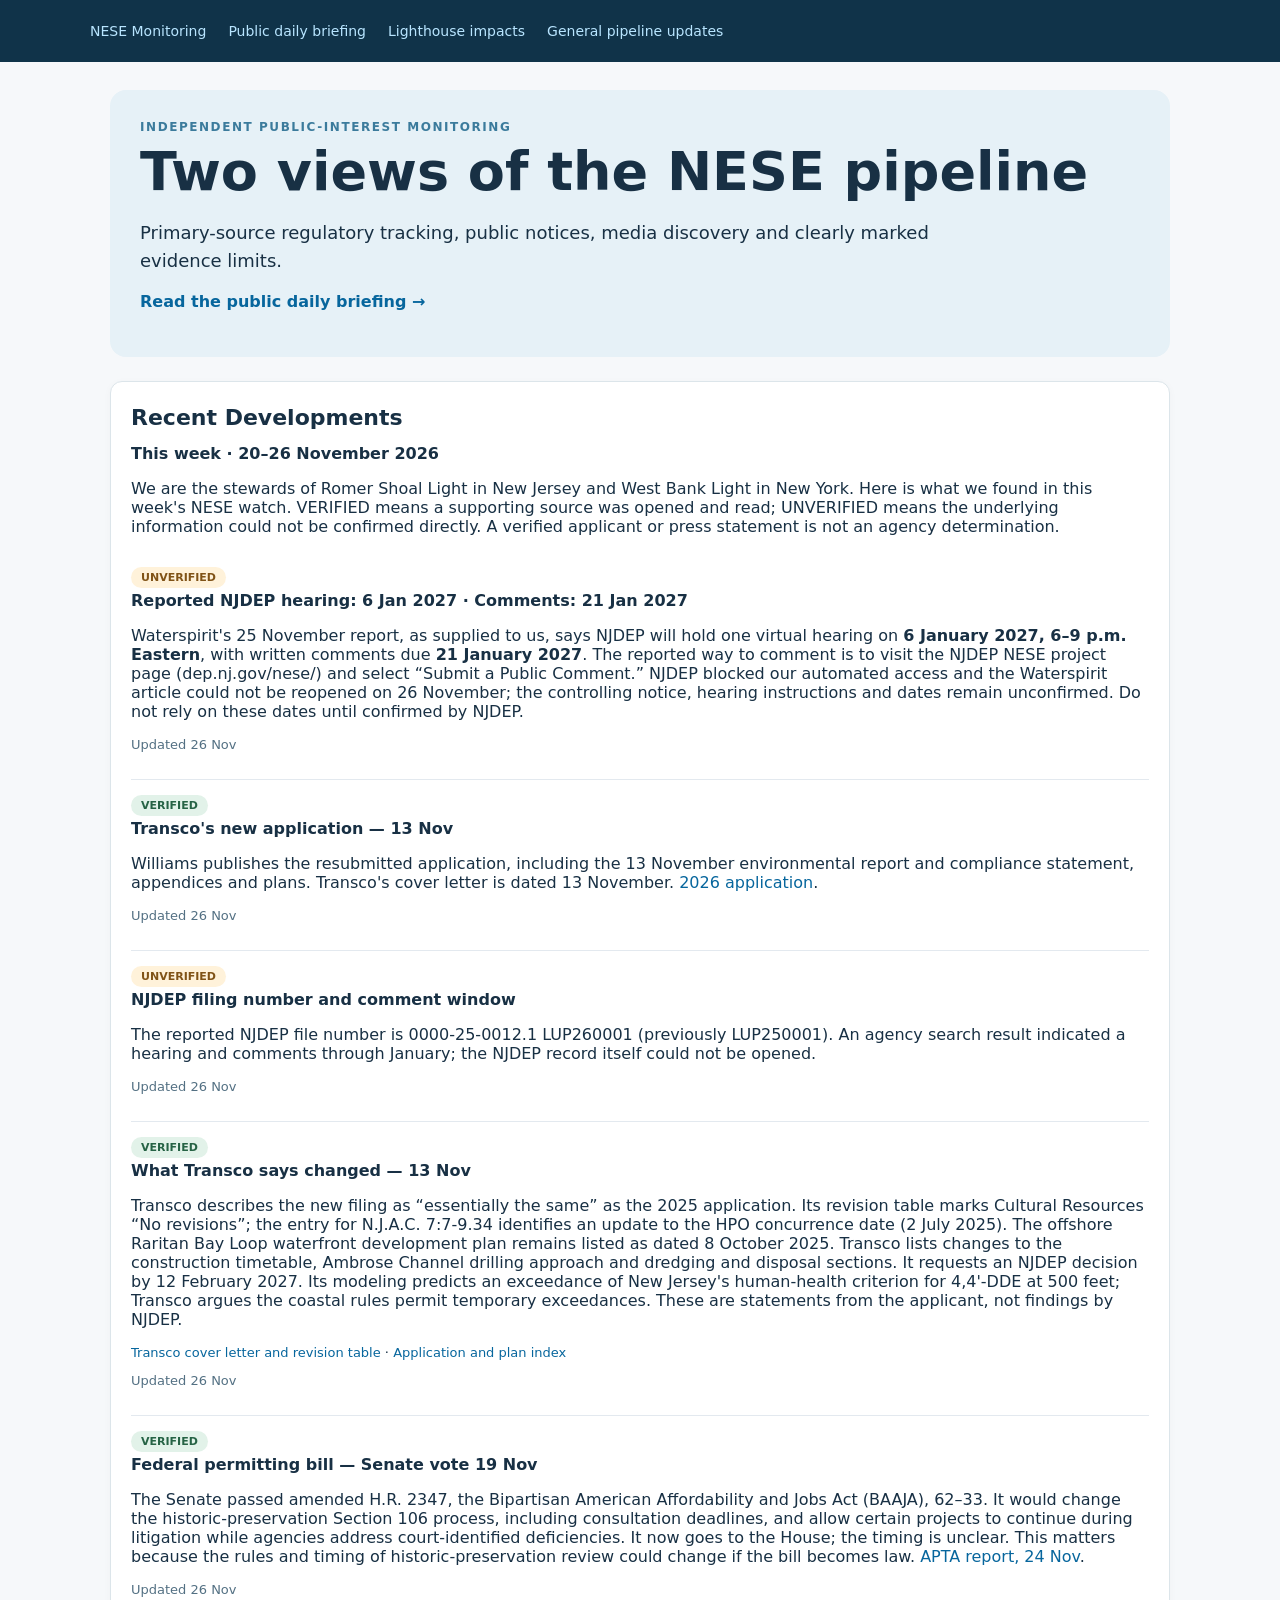
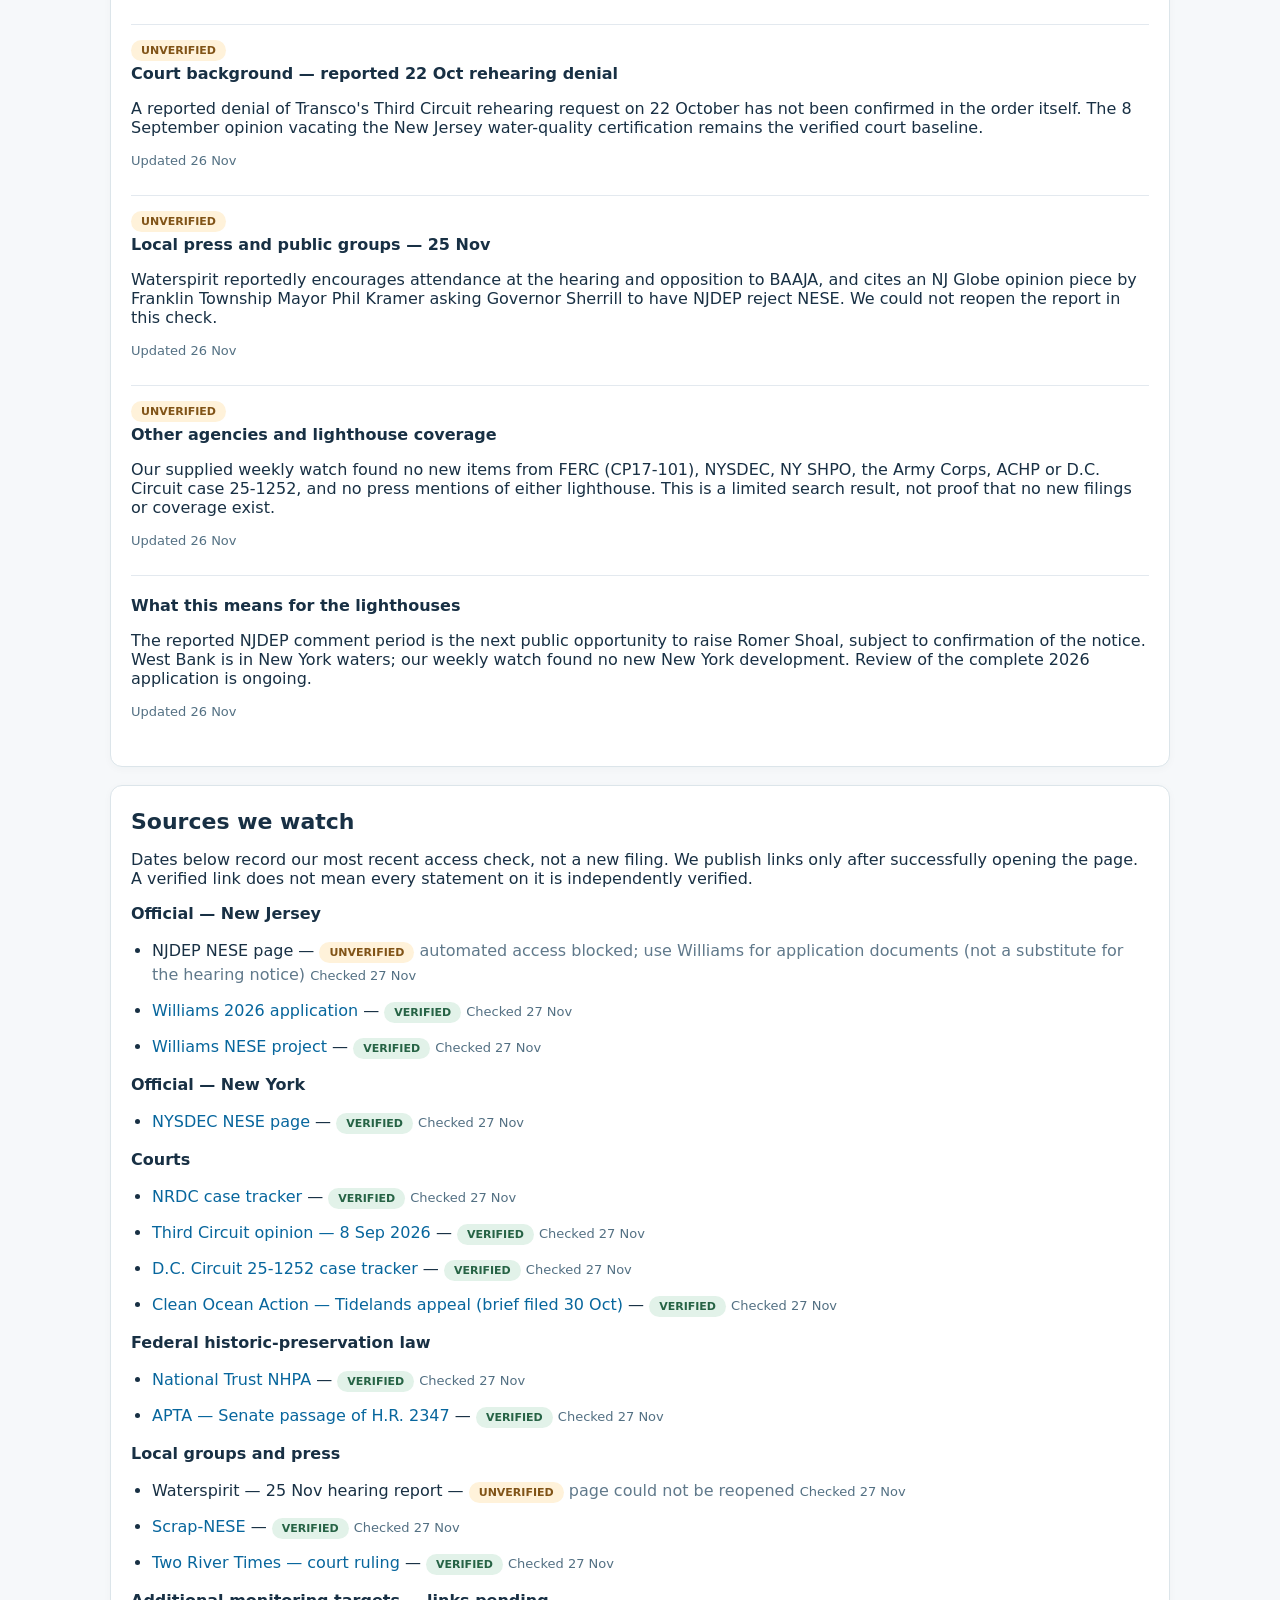
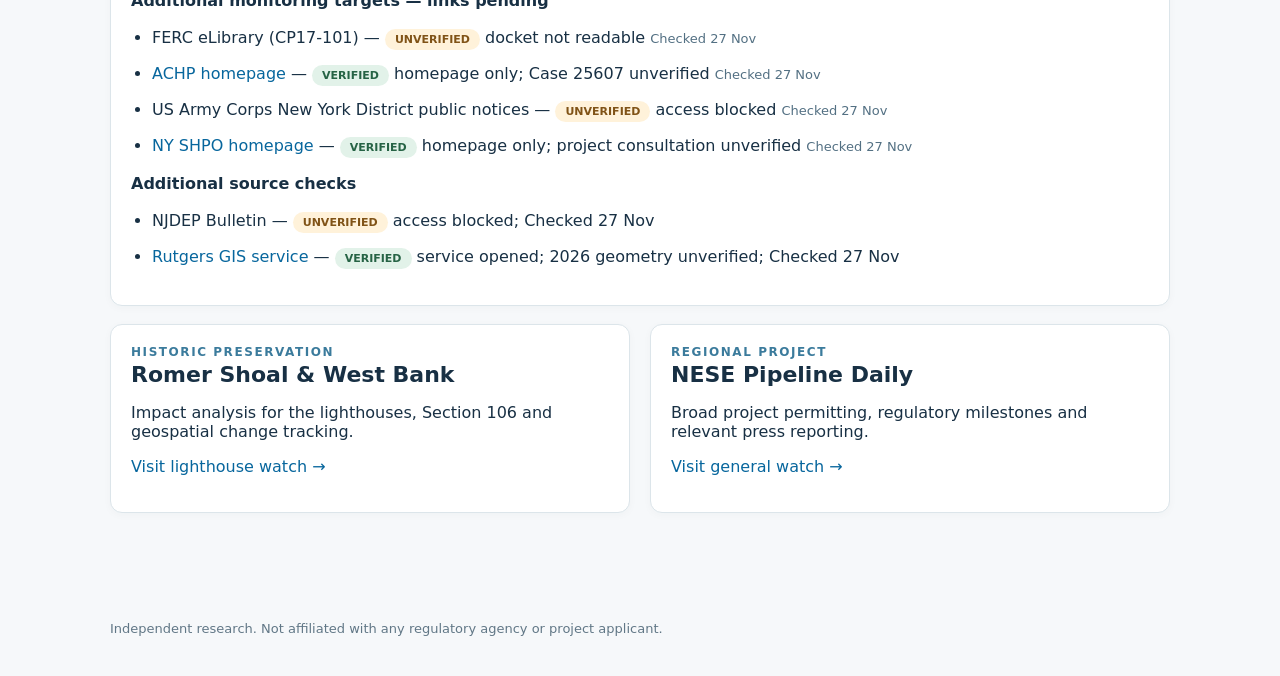
<file: index.html>
<!doctype html><html lang="en"><head><meta charset="utf-8"><meta name="viewport" content="width=device-width,initial-scale=1"><title>NESE Independent Monitoring</title><link rel="stylesheet" href="/assets/style.css"></head><body><header><nav><a href="/">NESE Monitoring</a><a href="/briefing/">Public daily briefing</a><a href="/lighthouse/">Lighthouse impacts</a><a href="/pipeline/">General pipeline updates</a></nav></header><main><section class="hero"><div class="eyebrow">Independent public-interest monitoring</div><h1>Two views of the NESE pipeline</h1><p class="lead">Primary-source regulatory tracking, public notices, media discovery and clearly marked evidence limits.</p><p><strong><a href="/briefing/">Read the public daily briefing →</a></strong></p></section><section class="card" id="recent-developments"><h2>Recent Developments</h2><h3>This week · 20–26 November 2026</h3><p>We are the stewards of Romer Shoal Light in New Jersey and West Bank Light in New York. Here is what we found in this week's NESE watch. VERIFIED means a supporting source was opened and read; UNVERIFIED means the underlying information could not be confirmed directly. A verified applicant or press statement is not an agency determination.</p><article class="entry"><span class="tag unverified">UNVERIFIED</span><h3>Reported NJDEP hearing: 6 Jan 2027 · Comments: 21 Jan 2027</h3><p>Waterspirit's 25 November report, as supplied to us, says NJDEP will hold one virtual hearing on <strong>6 January 2027, 6–9 p.m. Eastern</strong>, with written comments due <strong>21 January 2027</strong>. The reported way to comment is to visit the NJDEP NESE project page (dep.nj.gov/nese/) and select “Submit a Public Comment.” NJDEP blocked our automated access and the Waterspirit article could not be reopened on 26 November; the controlling notice, hearing instructions and dates remain unconfirmed. Do not rely on these dates until confirmed by NJDEP.</p><p class="date">Updated 26 Nov</p></article><article class="entry"><span class="tag verified">VERIFIED</span><h3>Transco's new application — 13 Nov</h3><p>Williams publishes the resubmitted application, including the 13 November environmental report and compliance statement, appendices and plans. Transco's cover letter is dated 13 November. <a href="https://www.williams.com/nese-njdep-application/" target="_blank" rel="noopener">2026 application</a>.</p><p class="date">Updated 26 Nov</p></article><article class="entry"><span class="tag unverified">UNVERIFIED</span><h3>NJDEP filing number and comment window</h3><p>The reported NJDEP file number is 0000-25-0012.1 LUP260001 (previously LUP250001). An agency search result indicated a hearing and comments through January; the NJDEP record itself could not be opened.</p><p class="date">Updated 26 Nov</p></article><article class="entry"><span class="tag verified">VERIFIED</span><h3>What Transco says changed — 13 Nov</h3><p>Transco describes the new filing as “essentially the same” as the 2025 application. Its revision table marks Cultural Resources “No revisions”; the entry for N.J.A.C. 7:7-9.34 identifies an update to the HPO concurrence date (2 July 2025). The offshore Raritan Bay Loop waterfront development plan remains listed as dated 8 October 2025. Transco lists changes to the construction timetable, Ambrose Channel drilling approach and dredging and disposal sections. It requests an NJDEP decision by 12 February 2027. Its modeling predicts an exceedance of New Jersey's human-health criterion for 4,4'-DDE at 500 feet; Transco argues the coastal rules permit temporary exceedances. These are statements from the applicant, not findings by NJDEP.</p><p class="source"><a href="https://www.williams.com/wp-content/uploads/sites/14/2026/11/NESE-2-NJDEP_Transmittal-letter-Summary_11.12.2026.pdf" target="_blank" rel="noopener">Transco cover letter and revision table</a> · <a href="https://www.williams.com/nese-njdep-application/" target="_blank" rel="noopener">Application and plan index</a></p><p class="date">Updated 26 Nov</p></article><article class="entry"><span class="tag verified">VERIFIED</span><h3>Federal permitting bill — Senate vote 19 Nov</h3><p>The Senate passed amended H.R. 2347, the Bipartisan American Affordability and Jobs Act (BAAJA), 62–33. It would change the historic-preservation Section 106 process, including consultation deadlines, and allow certain projects to continue during litigation while agencies address court-identified deficiencies. It now goes to the House; the timing is unclear. This matters because the rules and timing of historic-preservation review could change if the bill becomes law. <a href="https://aptapassengertransport.com/senate-passes-bipartisan-permitting-reform-bill-to-accelerate-federal-environmental-review/" target="_blank" rel="noopener">APTA report, 24 Nov</a>.</p><p class="date">Updated 26 Nov</p></article><article class="entry"><span class="tag unverified">UNVERIFIED</span><h3>Court background — reported 22 Oct rehearing denial</h3><p>A reported denial of Transco's Third Circuit rehearing request on 22 October has not been confirmed in the order itself. The 8 September opinion vacating the New Jersey water-quality certification remains the verified court baseline.</p><p class="date">Updated 26 Nov</p></article><article class="entry"><span class="tag unverified">UNVERIFIED</span><h3>Local press and public groups — 25 Nov</h3><p>Waterspirit reportedly encourages attendance at the hearing and opposition to BAAJA, and cites an NJ Globe opinion piece by Franklin Township Mayor Phil Kramer asking Governor Sherrill to have NJDEP reject NESE. We could not reopen the report in this check.</p><p class="date">Updated 26 Nov</p></article><article class="entry"><span class="tag unverified">UNVERIFIED</span><h3>Other agencies and lighthouse coverage</h3><p>Our supplied weekly watch found no new items from FERC (CP17-101), NYSDEC, NY SHPO, the Army Corps, ACHP or D.C. Circuit case 25-1252, and no press mentions of either lighthouse. This is a limited search result, not proof that no new filings or coverage exist.</p><p class="date">Updated 26 Nov</p></article><article class="entry"><h3>What this means for the lighthouses</h3><p>The reported NJDEP comment period is the next public opportunity to raise Romer Shoal, subject to confirmation of the notice. West Bank is in New York waters; our weekly watch found no new New York development. Review of the complete 2026 application is ongoing.</p><p class="date">Updated 26 Nov</p></article></section><section class="card" id="sources-we-watch"><h2>Sources we watch</h2><p>Dates below record our most recent access check, not a new filing. We publish links only after successfully opening the page. A verified link does not mean every statement on it is independently verified.</p><h3>Official — New Jersey</h3><ul class="bullets"><li>NJDEP NESE page — <span class="tag unverified">UNVERIFIED</span> <span class="muted">automated access blocked; use Williams for application documents (not a substitute for the hearing notice)</span> <span class="date">Checked 27 Nov</span></li><li><a href="https://www.williams.com/nese-njdep-application/" target="_blank" rel="noopener">Williams 2026 application</a> — <span class="tag verified">VERIFIED</span> <span class="date">Checked 27 Nov</span></li><li><a href="https://www.williams.com/expansion-project/northeast-supply-enhancement/" target="_blank" rel="noopener">Williams NESE project</a> — <span class="tag verified">VERIFIED</span> <span class="date">Checked 27 Nov</span></li></ul><h3>Official — New York</h3><ul class="bullets"><li><a href="https://dec.ny.gov/environmental-protection/facilities-in-your-neighborhood/northeast-supply-enhancement-project-nese" target="_blank" rel="noopener">NYSDEC NESE page</a> — <span class="tag verified">VERIFIED</span> <span class="date">Checked 27 Nov</span></li></ul><h3>Courts</h3><ul class="bullets"><li><a href="https://www.nrdc.org/court-battles/northeast-supply-enhancement-nese-pipeline-lawsuits" target="_blank" rel="noopener">NRDC case tracker</a> — <span class="tag verified">VERIFIED</span> <span class="date">Checked 27 Nov</span></li><li><a href="https://www2.ca3.uscourts.gov/opinarch/261252p.pdf" target="_blank" rel="noopener">Third Circuit opinion — 8 Sep 2026</a> — <span class="tag verified">VERIFIED</span> <span class="date">Checked 27 Nov</span></li><li><a href="https://www.climatecasechart.com/collections/central-jersey-safe-energy-coalition-v-federal-energy-regulatory-commission_f946" target="_blank" rel="noopener">D.C. Circuit 25-1252 case tracker</a> — <span class="tag verified">VERIFIED</span> <span class="date">Checked 27 Nov</span></li><li><a href="https://cleanoceanaction.org/issues-campaigns/energy/williams-nese-project" target="_blank" rel="noopener">Clean Ocean Action — Tidelands appeal (brief filed 30 Oct)</a> — <span class="tag verified">VERIFIED</span> <span class="date">Checked 27 Nov</span></li></ul><h3>Federal historic-preservation law</h3><ul class="bullets"><li><a href="https://savingplaces.org/nhpa" target="_blank" rel="noopener">National Trust NHPA</a> — <span class="tag verified">VERIFIED</span> <span class="date">Checked 27 Nov</span></li><li><a href="https://aptapassengertransport.com/senate-passes-bipartisan-permitting-reform-bill-to-accelerate-federal-environmental-review/" target="_blank" rel="noopener">APTA — Senate passage of H.R. 2347</a> — <span class="tag verified">VERIFIED</span> <span class="date">Checked 27 Nov</span></li></ul><h3>Local groups and press</h3><ul class="bullets"><li>Waterspirit — 25 Nov hearing report — <span class="tag unverified">UNVERIFIED</span> <span class="muted">page could not be reopened</span> <span class="date">Checked 27 Nov</span></li><li><a href="https://www.scrap-nese.org/" target="_blank" rel="noopener">Scrap-NESE</a> — <span class="tag verified">VERIFIED</span> <span class="date">Checked 27 Nov</span></li><li><a href="https://tworivertimes.com/federal-court-overturns-vital-nese-pipeline-certification/" target="_blank" rel="noopener">Two River Times — court ruling</a> — <span class="tag verified">VERIFIED</span> <span class="date">Checked 27 Nov</span></li></ul><h3>Additional monitoring targets — links pending</h3><ul class="bullets"><li>FERC eLibrary (CP17-101) — <span class="tag unverified">UNVERIFIED</span> docket not readable <span class="date">Checked 27 Nov</span></li><li><a href="https://www.achp.gov/">ACHP homepage</a> — <span class="tag verified">VERIFIED</span> homepage only; Case 25607 unverified <span class="date">Checked 27 Nov</span></li><li>US Army Corps New York District public notices — <span class="tag unverified">UNVERIFIED</span> access blocked <span class="date">Checked 27 Nov</span></li><li><a href="https://parks.ny.gov/preservation/shpo">NY SHPO homepage</a> — <span class="tag verified">VERIFIED</span> homepage only; project consultation unverified <span class="date">Checked 27 Nov</span></li></ul><h3>Additional source checks</h3><ul class="bullets"><li>NJDEP Bulletin — <span class="tag unverified">UNVERIFIED</span> access blocked; Checked 27 Nov</li><li><a href="https://oceandata.rad.rutgers.edu/arcgis/rest/services/Maritime/NJDEP_NJ_NESEProject_11_2025/MapServer">Rutgers GIS service</a> — <span class="tag verified">VERIFIED</span> service opened; 2026 geometry unverified; Checked 27 Nov</li></ul></section><div class="two"><section class="card"><div class="eyebrow">Historic preservation</div><h2>Romer Shoal & West Bank</h2><p>Impact analysis for the lighthouses, Section 106 and geospatial change tracking.</p><p><a href="/lighthouse/">Visit lighthouse watch →</a></p></section><section class="card"><div class="eyebrow">Regional project</div><h2>NESE Pipeline Daily</h2><p>Broad project permitting, regulatory milestones and relevant press reporting.</p><p><a href="/pipeline/">Visit general watch →</a></p></section></div></main><footer>Independent research. Not affiliated with any regulatory agency or project applicant.</footer></body></html>
</file>
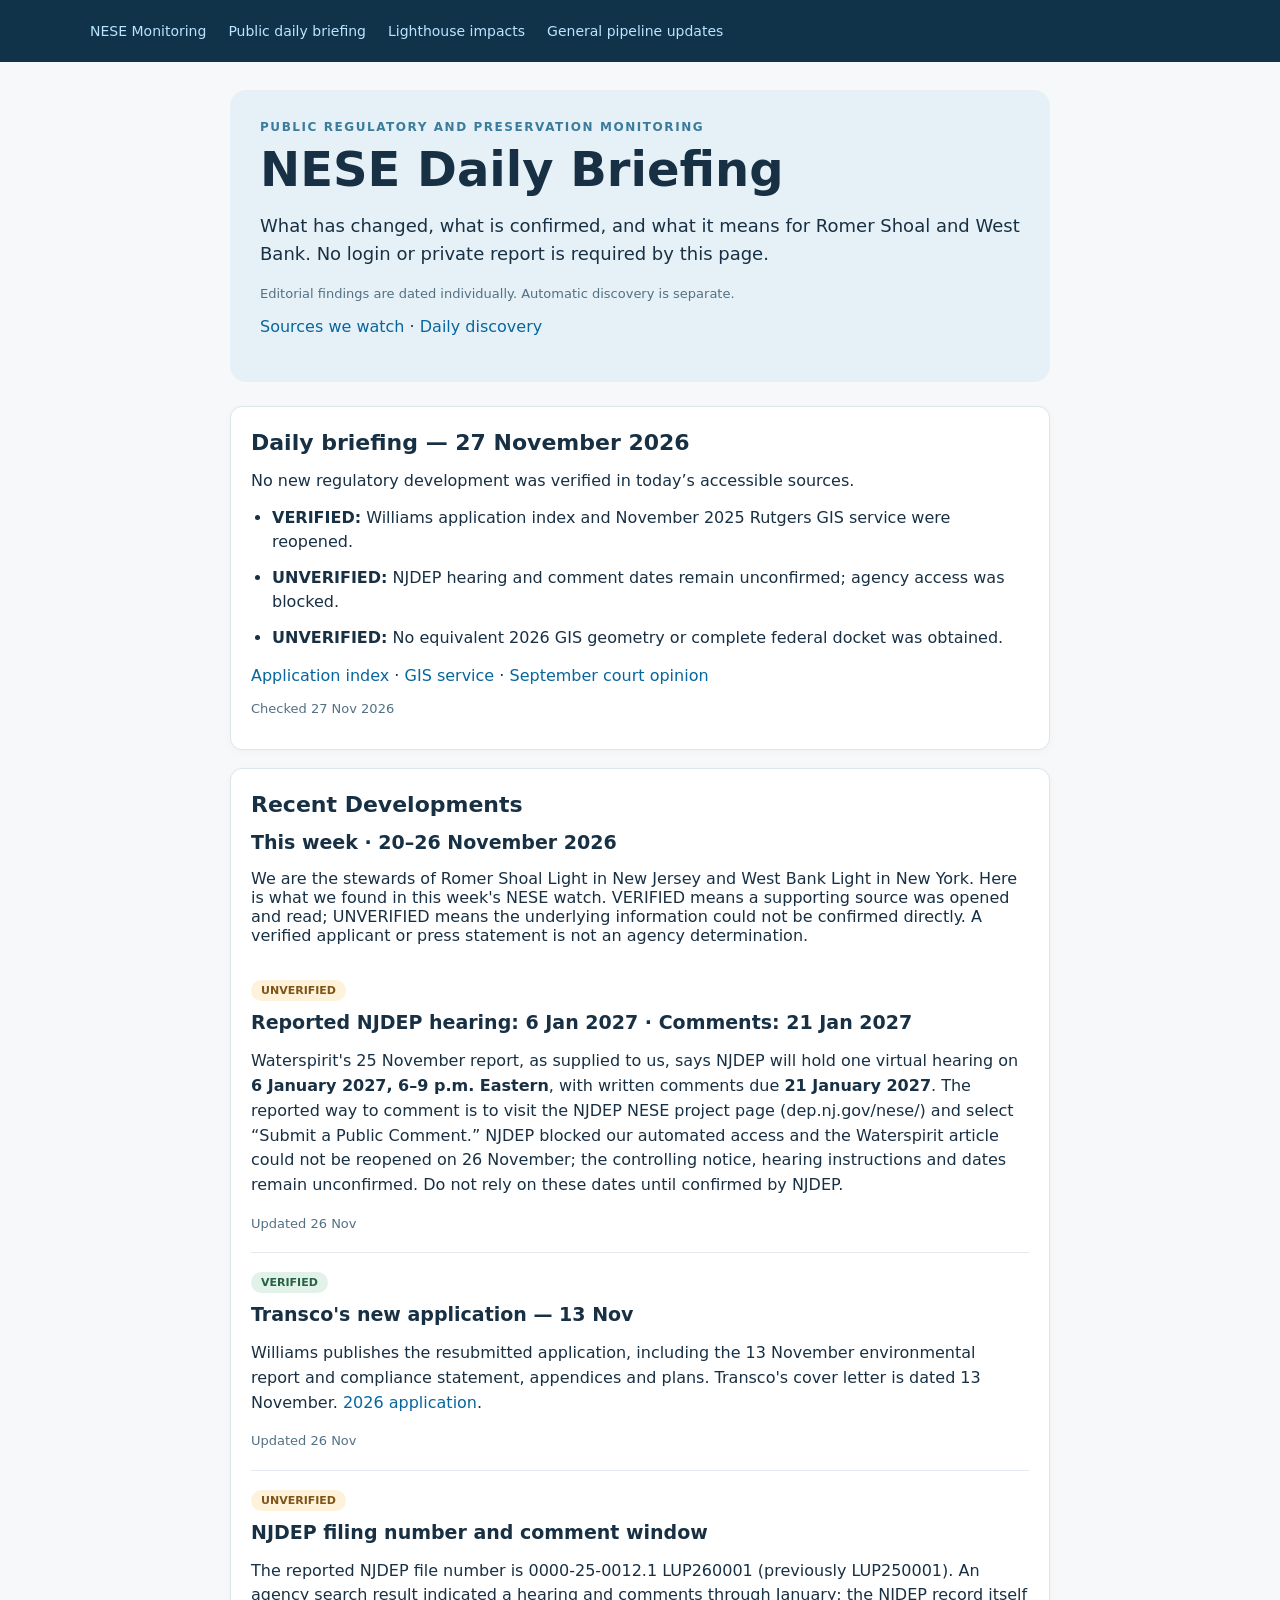
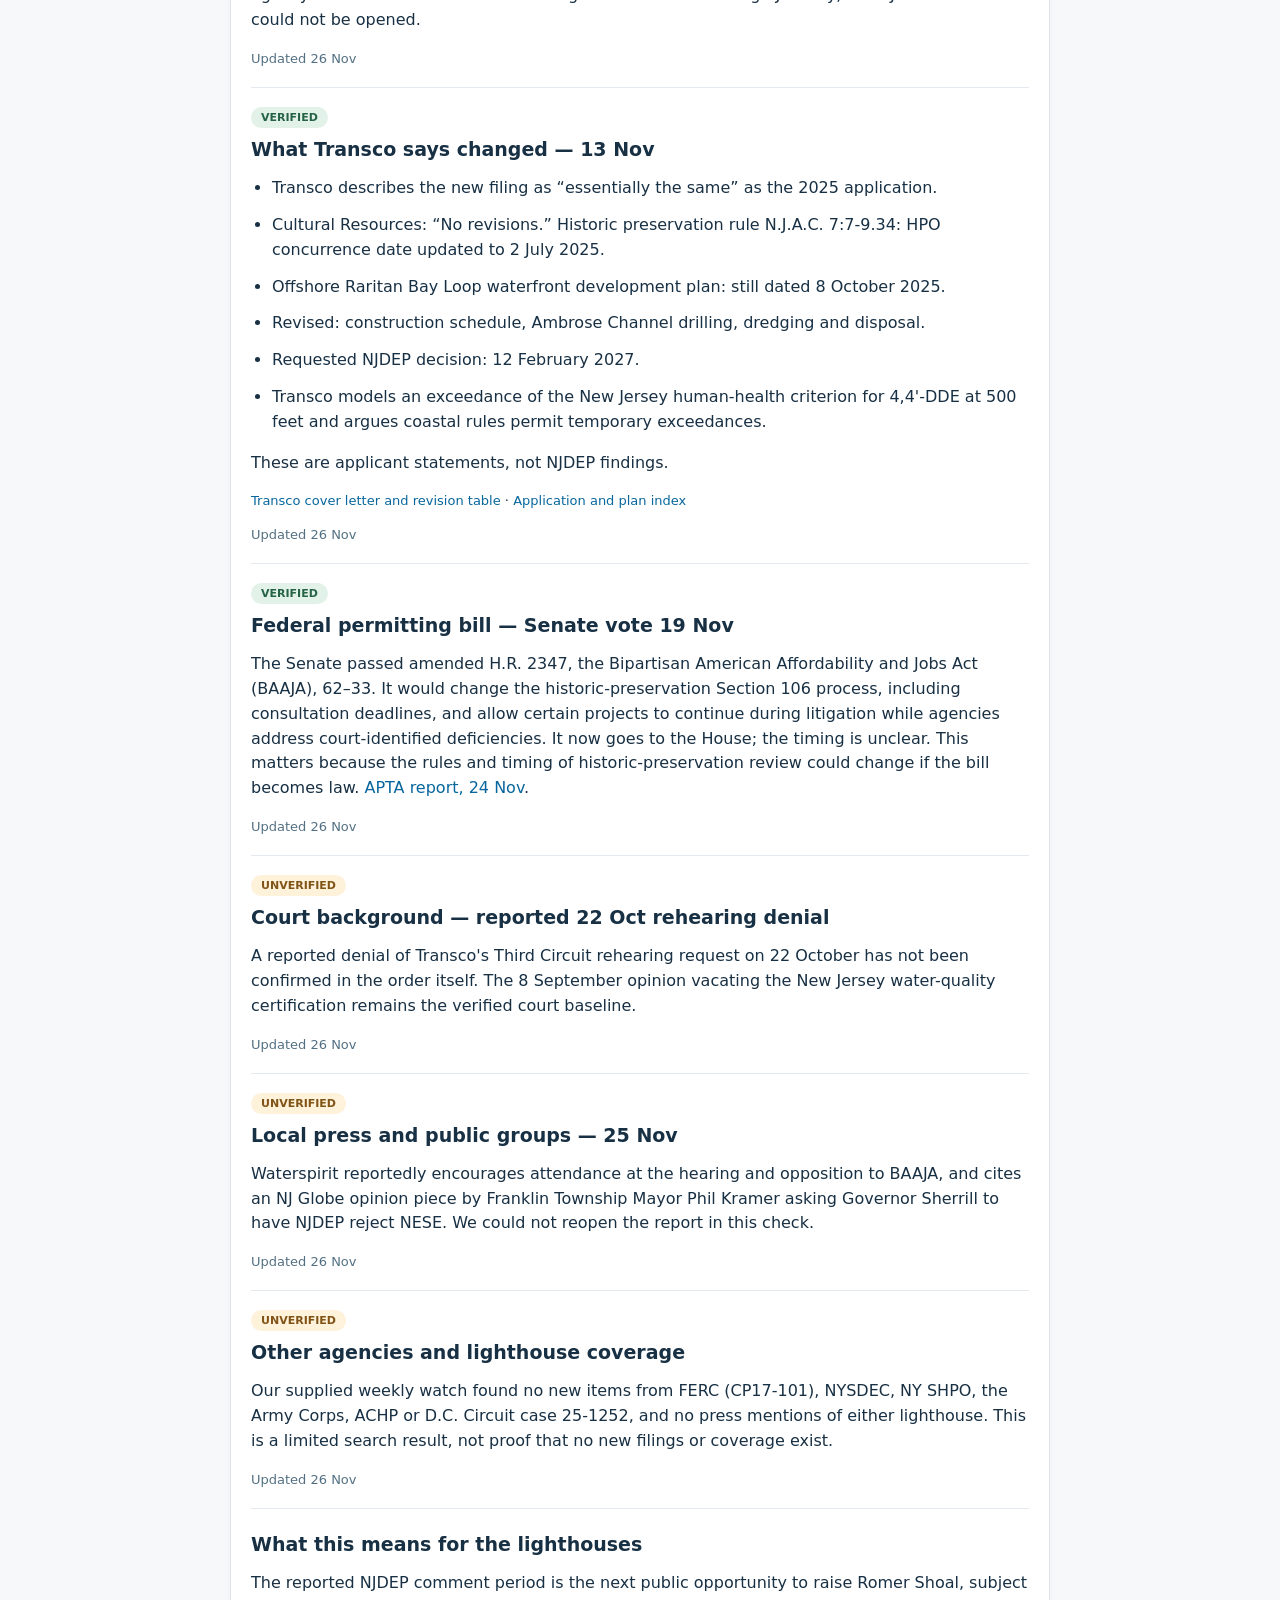
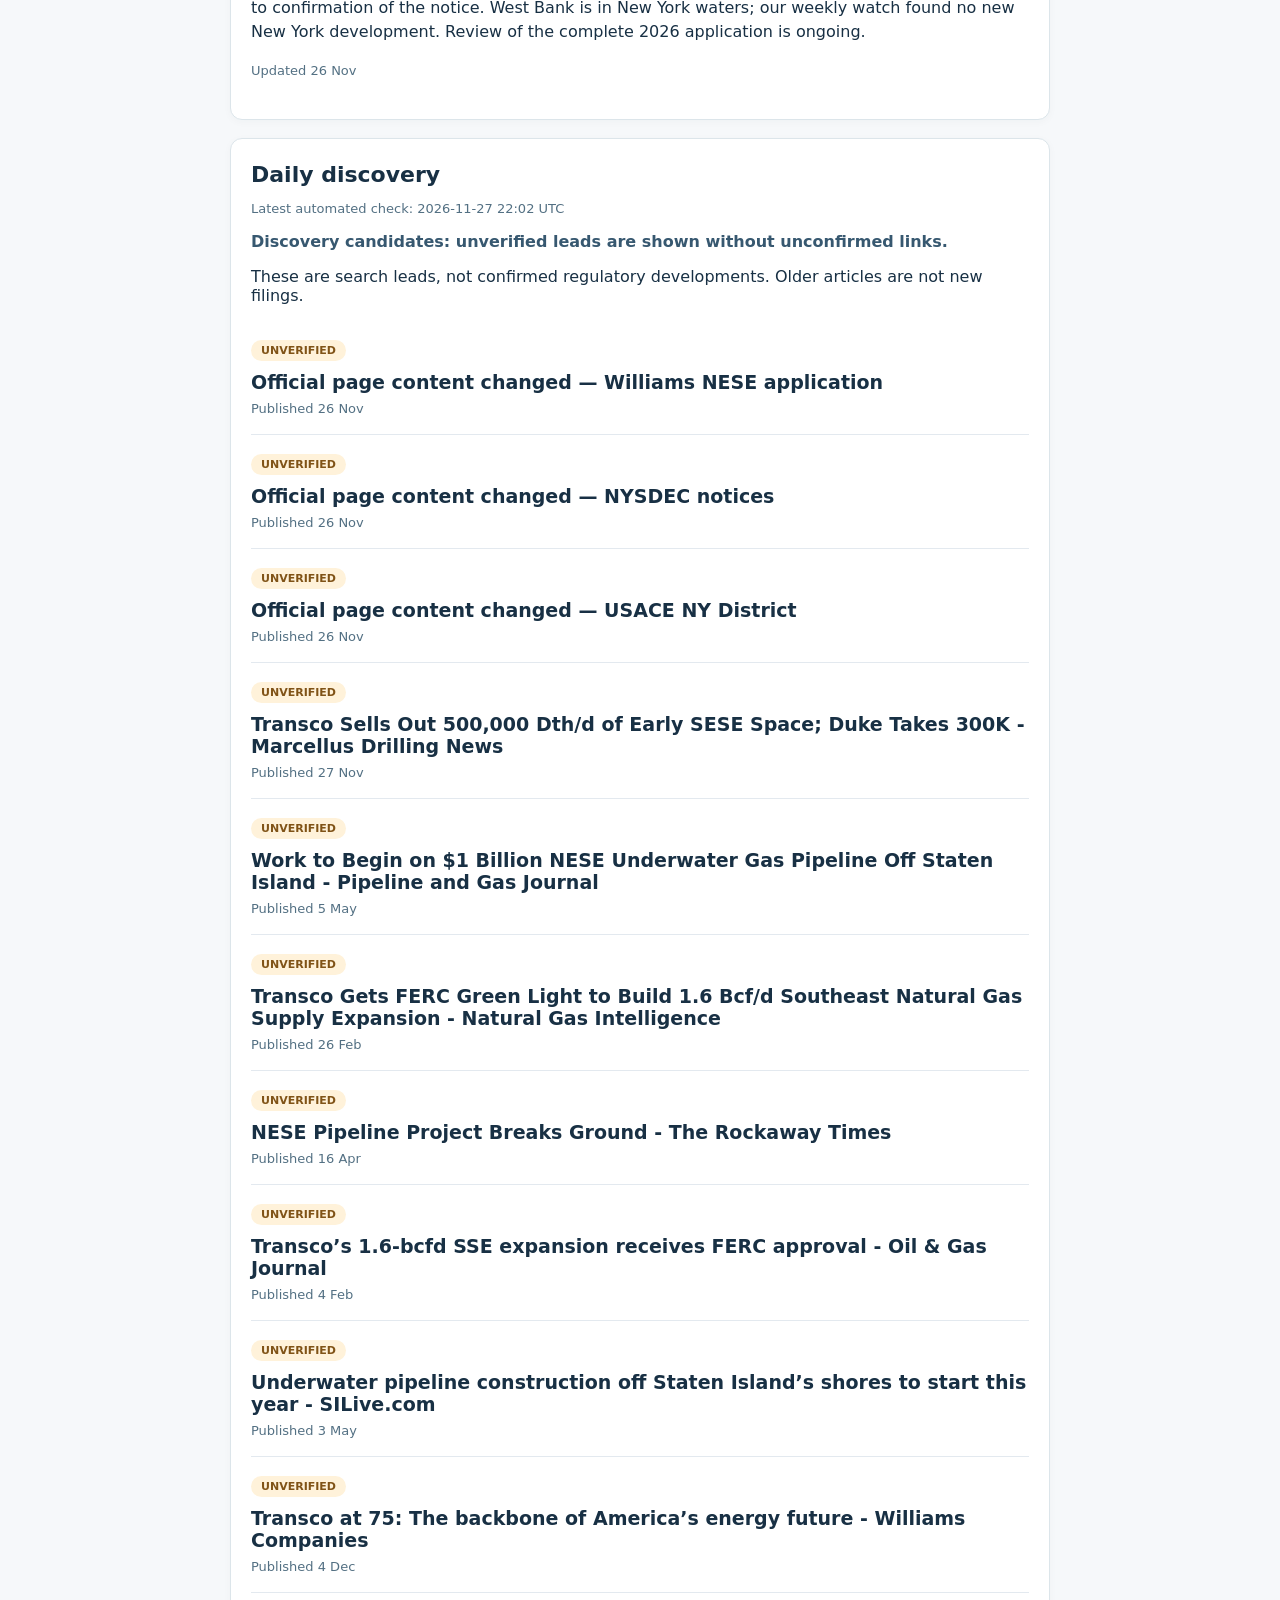
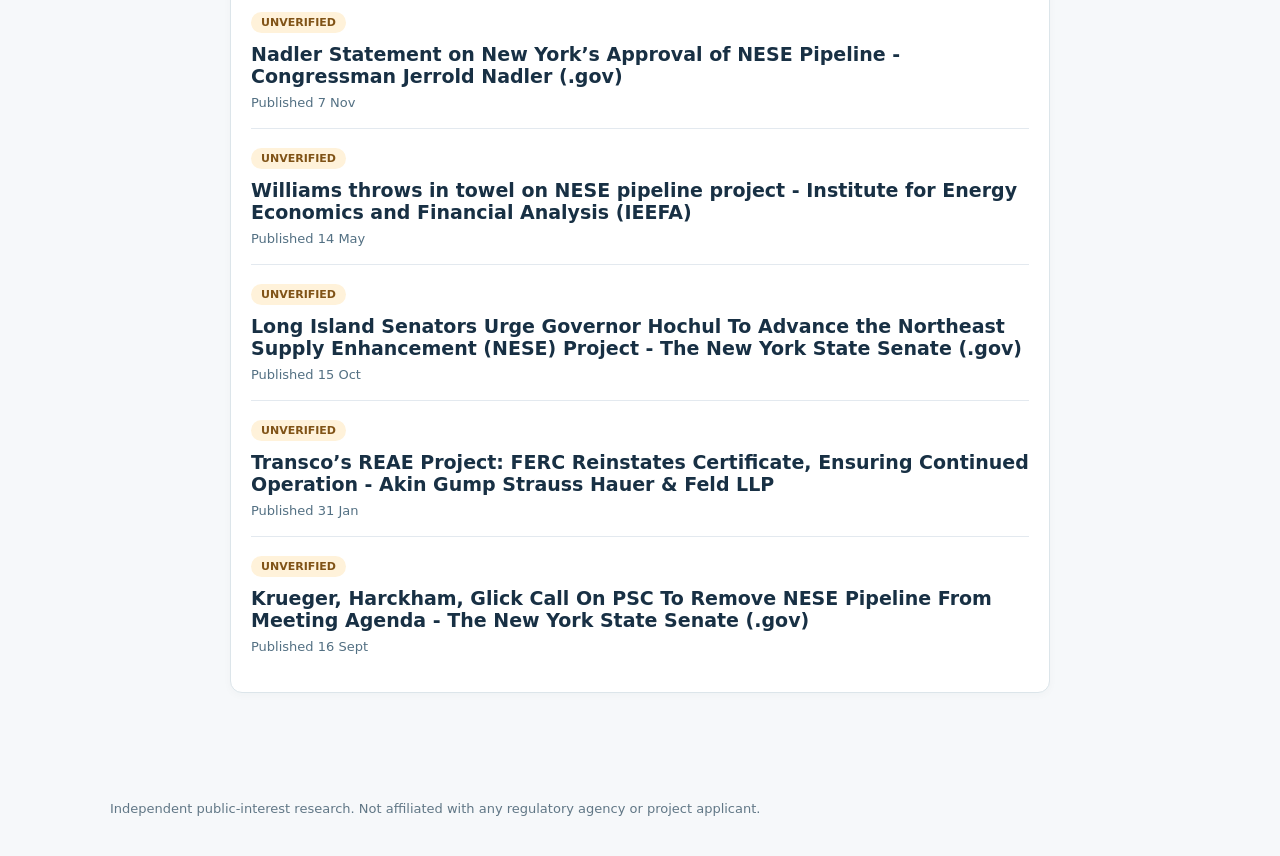
<file: briefing/index.html>
<!doctype html><html lang="en"><head><meta charset="utf-8"><meta name="viewport" content="width=device-width,initial-scale=1"><meta name="description" content="Public NESE briefing from the stewards of Romer Shoal and West Bank lighthouses."><title>Public NESE Daily Briefing</title><link rel="stylesheet" href="../assets/style.css"><style>.entry p,.entry li{line-height:1.55}.entry{padding:18px 0}.entry .date{margin:8px 0 0}.briefing-wrap{max-width:860px;margin:auto}.briefing-wrap .hero h1{font-size:clamp(30px,5vw,48px)}.briefing-wrap .tag{display:inline-block;margin-bottom:4px}.briefing-wrap h3{font-size:19px}.briefing-wrap .source{line-height:1.6}</style></head><body><header><nav><a href="../">NESE Monitoring</a><a href="./" aria-current="page">Public daily briefing</a><a href="../lighthouse/">Lighthouse impacts</a><a href="../pipeline/">General pipeline updates</a></nav></header><main class="briefing-wrap"><section class="hero"><div class="eyebrow">Public regulatory and preservation monitoring</div><h1>NESE Daily Briefing</h1><p class="lead">What has changed, what is confirmed, and what it means for Romer Shoal and West Bank. No login or private report is required by this page.</p><p class="date">Editorial findings are dated individually. Automatic discovery is separate.</p><p><a href="../#sources-we-watch">Sources we watch</a> · <a href="#daily-discovery">Daily discovery</a></p></section><section class="card" id="daily-editorial-2026-11-27"><h2>Daily briefing — 27 November 2026</h2><p>No new regulatory development was verified in today’s accessible sources.</p><ul class="bullets"><li><strong>VERIFIED:</strong> Williams application index and November 2025 Rutgers GIS service were reopened.</li><li><strong>UNVERIFIED:</strong> NJDEP hearing and comment dates remain unconfirmed; agency access was blocked.</li><li><strong>UNVERIFIED:</strong> No equivalent 2026 GIS geometry or complete federal docket was obtained.</li></ul><p><a href="https://www.williams.com/nese-njdep-application/">Application index</a> · <a href="https://oceandata.rad.rutgers.edu/arcgis/rest/services/Maritime/NJDEP_NJ_NESEProject_11_2025/MapServer">GIS service</a> · <a href="https://www2.ca3.uscourts.gov/opinarch/261252p.pdf">September court opinion</a></p><p class="date">Checked 27 Nov 2026</p></section><div id="editorial-briefing"><section class="card" id="recent-developments"><h2>Recent Developments</h2><h3>This week · 20–26 November 2026</h3><p>We are the stewards of Romer Shoal Light in New Jersey and West Bank Light in New York. Here is what we found in this week's NESE watch. VERIFIED means a supporting source was opened and read; UNVERIFIED means the underlying information could not be confirmed directly. A verified applicant or press statement is not an agency determination.</p><article class="entry"><span class="tag unverified">UNVERIFIED</span><h3>Reported NJDEP hearing: 6 Jan 2027 · Comments: 21 Jan 2027</h3><p>Waterspirit's 25 November report, as supplied to us, says NJDEP will hold one virtual hearing on <strong>6 January 2027, 6–9 p.m. Eastern</strong>, with written comments due <strong>21 January 2027</strong>. The reported way to comment is to visit the NJDEP NESE project page (dep.nj.gov/nese/) and select “Submit a Public Comment.” NJDEP blocked our automated access and the Waterspirit article could not be reopened on 26 November; the controlling notice, hearing instructions and dates remain unconfirmed. Do not rely on these dates until confirmed by NJDEP.</p><p class="date">Updated 26 Nov</p></article><article class="entry"><span class="tag verified">VERIFIED</span><h3>Transco's new application — 13 Nov</h3><p>Williams publishes the resubmitted application, including the 13 November environmental report and compliance statement, appendices and plans. Transco's cover letter is dated 13 November. <a href="https://www.williams.com/nese-njdep-application/" target="_blank" rel="noopener">2026 application</a>.</p><p class="date">Updated 26 Nov</p></article><article class="entry"><span class="tag unverified">UNVERIFIED</span><h3>NJDEP filing number and comment window</h3><p>The reported NJDEP file number is 0000-25-0012.1 LUP260001 (previously LUP250001). An agency search result indicated a hearing and comments through January; the NJDEP record itself could not be opened.</p><p class="date">Updated 26 Nov</p></article><article class="entry"><span class="tag verified">VERIFIED</span><h3>What Transco says changed — 13 Nov</h3><ul class="bullets"><li>Transco describes the new filing as “essentially the same” as the 2025 application.</li><li>Cultural Resources: “No revisions.” Historic preservation rule N.J.A.C. 7:7-9.34: HPO concurrence date updated to 2 July 2025.</li><li>Offshore Raritan Bay Loop waterfront development plan: still dated 8 October 2025.</li><li>Revised: construction schedule, Ambrose Channel drilling, dredging and disposal.</li><li>Requested NJDEP decision: 12 February 2027.</li><li>Transco models an exceedance of the New Jersey human-health criterion for 4,4'-DDE at 500 feet and argues coastal rules permit temporary exceedances.</li></ul><p>These are applicant statements, not NJDEP findings.</p><p class="source"><a href="https://www.williams.com/wp-content/uploads/sites/14/2026/11/NESE-2-NJDEP_Transmittal-letter-Summary_11.12.2026.pdf" target="_blank" rel="noopener">Transco cover letter and revision table</a> · <a href="https://www.williams.com/nese-njdep-application/" target="_blank" rel="noopener">Application and plan index</a></p><p class="date">Updated 26 Nov</p></article><article class="entry"><span class="tag verified">VERIFIED</span><h3>Federal permitting bill — Senate vote 19 Nov</h3><p>The Senate passed amended H.R. 2347, the Bipartisan American Affordability and Jobs Act (BAAJA), 62–33. It would change the historic-preservation Section 106 process, including consultation deadlines, and allow certain projects to continue during litigation while agencies address court-identified deficiencies. It now goes to the House; the timing is unclear. This matters because the rules and timing of historic-preservation review could change if the bill becomes law. <a href="https://aptapassengertransport.com/senate-passes-bipartisan-permitting-reform-bill-to-accelerate-federal-environmental-review/" target="_blank" rel="noopener">APTA report, 24 Nov</a>.</p><p class="date">Updated 26 Nov</p></article><article class="entry"><span class="tag unverified">UNVERIFIED</span><h3>Court background — reported 22 Oct rehearing denial</h3><p>A reported denial of Transco's Third Circuit rehearing request on 22 October has not been confirmed in the order itself. The 8 September opinion vacating the New Jersey water-quality certification remains the verified court baseline.</p><p class="date">Updated 26 Nov</p></article><article class="entry"><span class="tag unverified">UNVERIFIED</span><h3>Local press and public groups — 25 Nov</h3><p>Waterspirit reportedly encourages attendance at the hearing and opposition to BAAJA, and cites an NJ Globe opinion piece by Franklin Township Mayor Phil Kramer asking Governor Sherrill to have NJDEP reject NESE. We could not reopen the report in this check.</p><p class="date">Updated 26 Nov</p></article><article class="entry"><span class="tag unverified">UNVERIFIED</span><h3>Other agencies and lighthouse coverage</h3><p>Our supplied weekly watch found no new items from FERC (CP17-101), NYSDEC, NY SHPO, the Army Corps, ACHP or D.C. Circuit case 25-1252, and no press mentions of either lighthouse. This is a limited search result, not proof that no new filings or coverage exist.</p><p class="date">Updated 26 Nov</p></article><article class="entry"><h3>What this means for the lighthouses</h3><p>The reported NJDEP comment period is the next public opportunity to raise Romer Shoal, subject to confirmation of the notice. West Bank is in New York waters; our weekly watch found no new New York development. Review of the complete 2026 application is ongoing.</p><p class="date">Updated 26 Nov</p></article></section></div><section class="card" id="daily-discovery"><h2>Daily discovery</h2><p class="date">Latest automated check: <span id="refresh-date">not yet available</span></p><p id="discovery-status" class="status">Loading discovery results…</p><p>These are search leads, not confirmed regulatory developments. Older articles are not new filings.</p><div id="discovery-feed"></div></section></main><footer>Independent public-interest research. Not affiliated with any regulatory agency or project applicant.</footer><script src="../assets/site.js"></script></body></html>
</file>
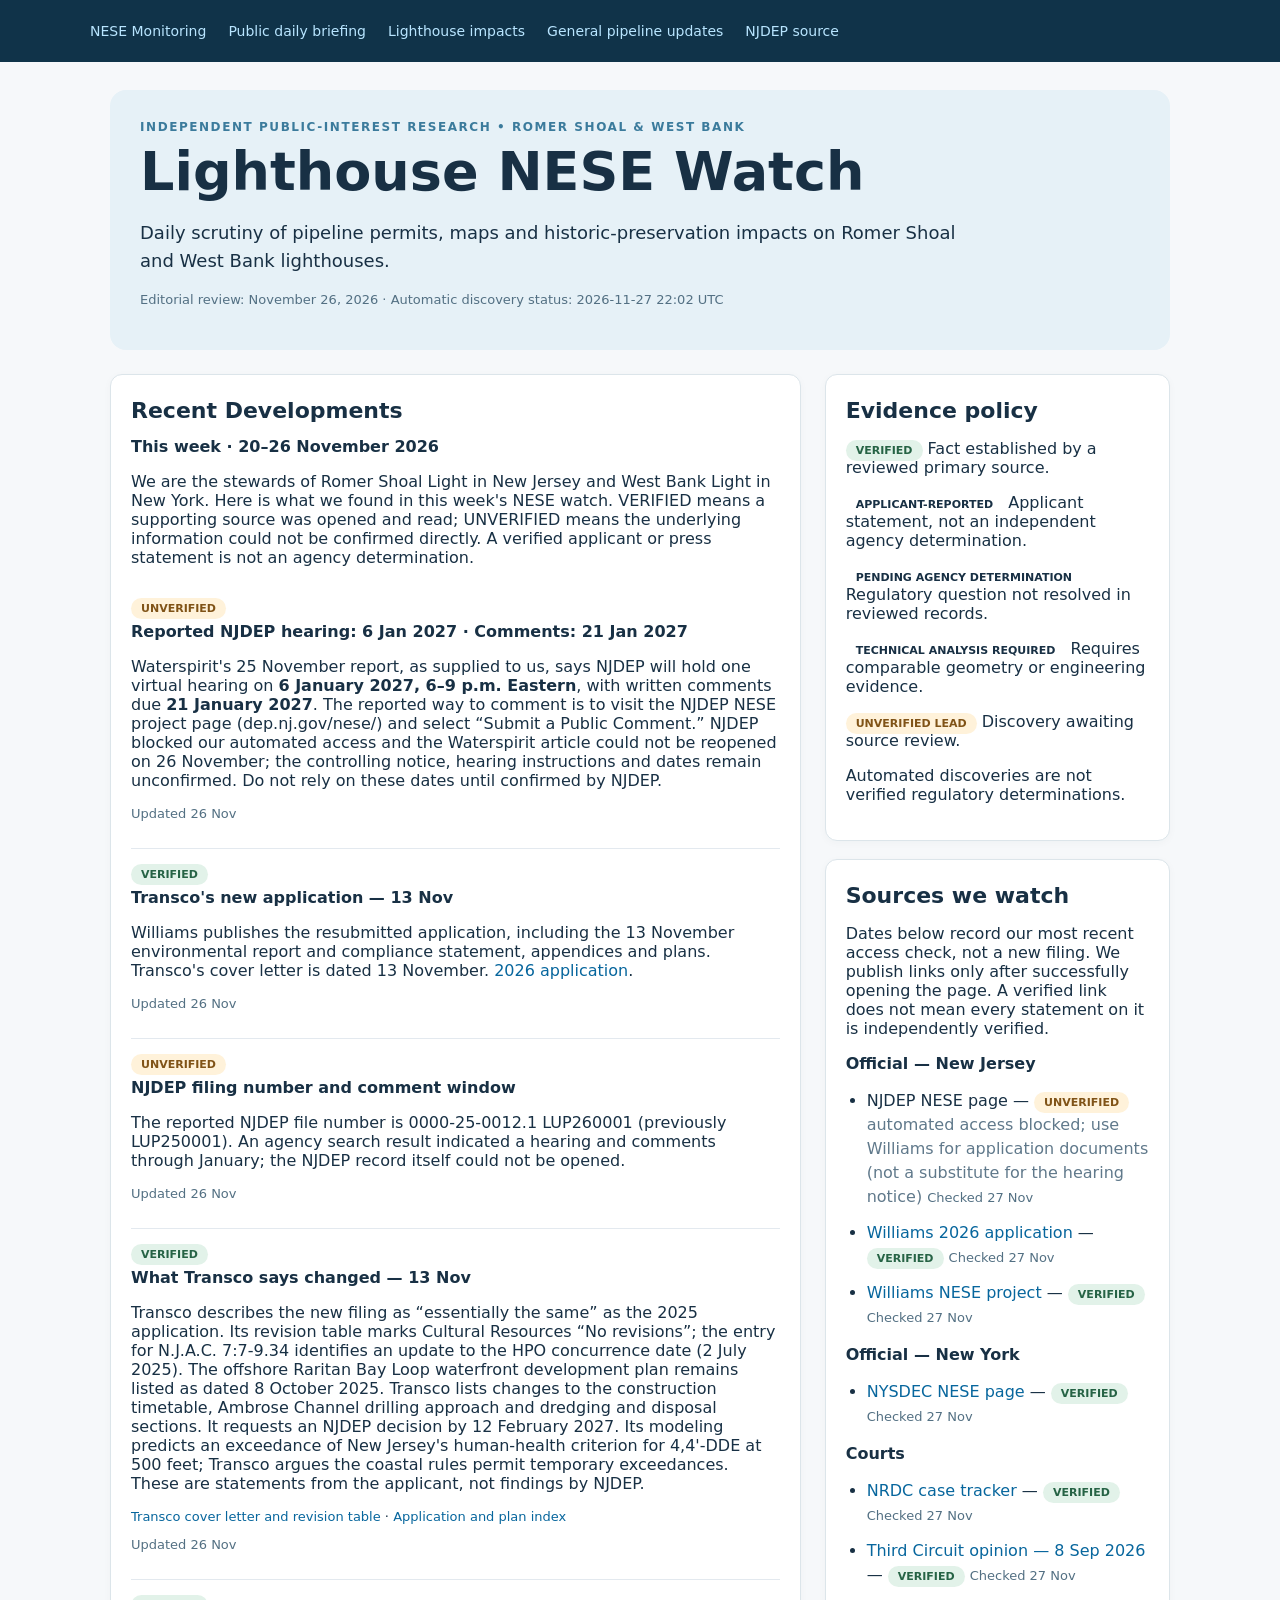
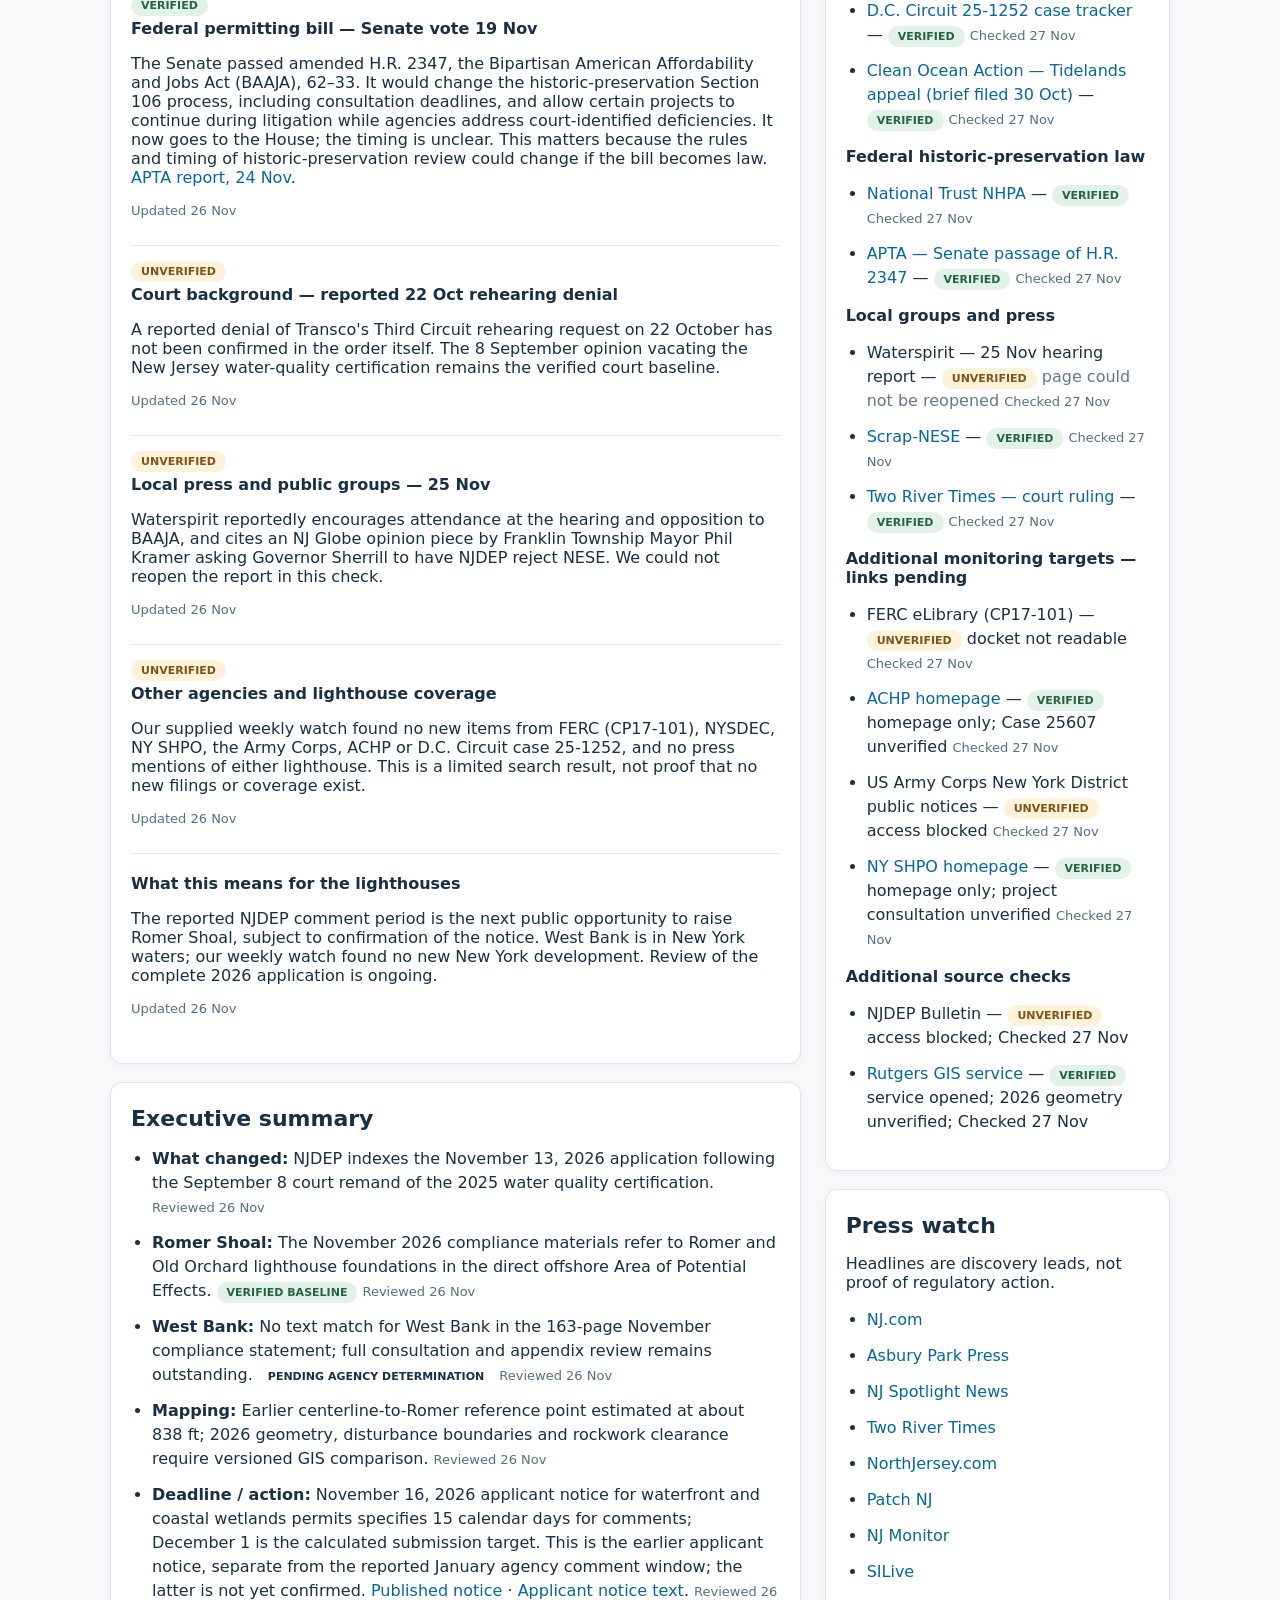
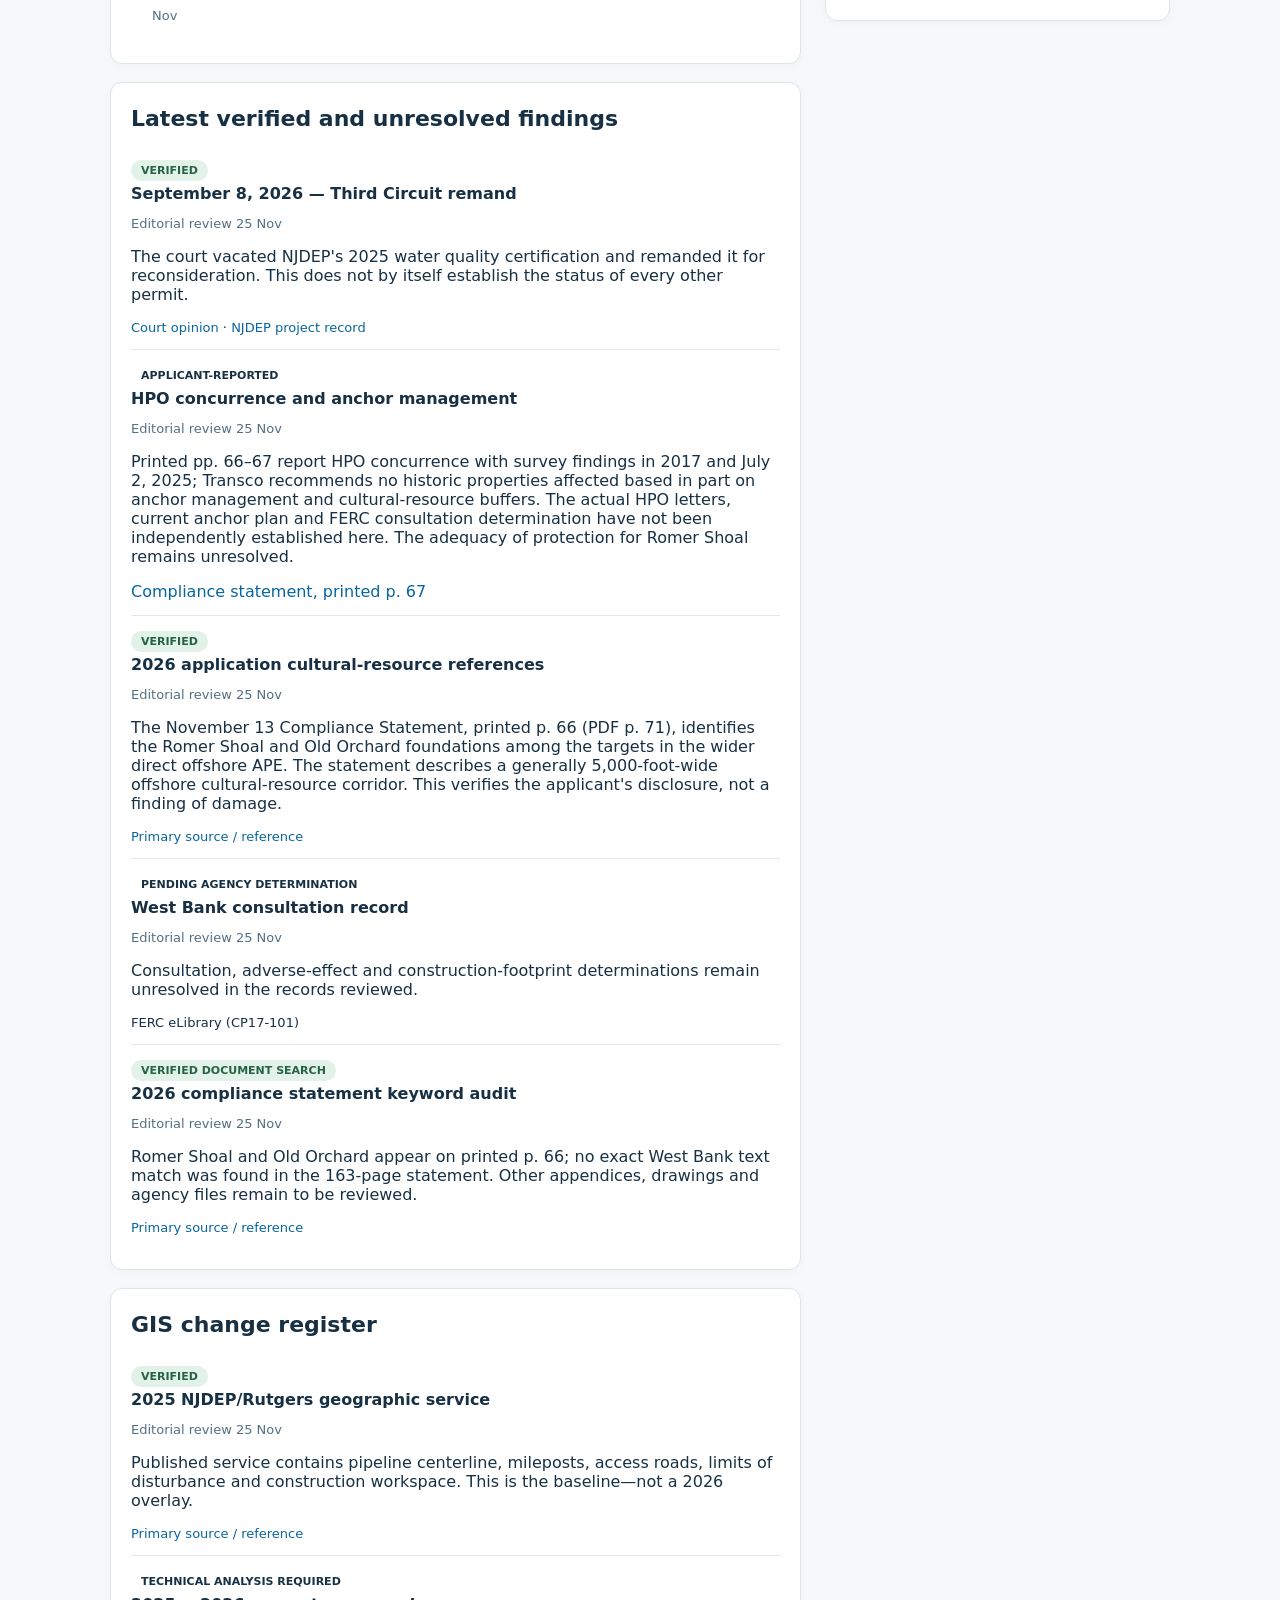
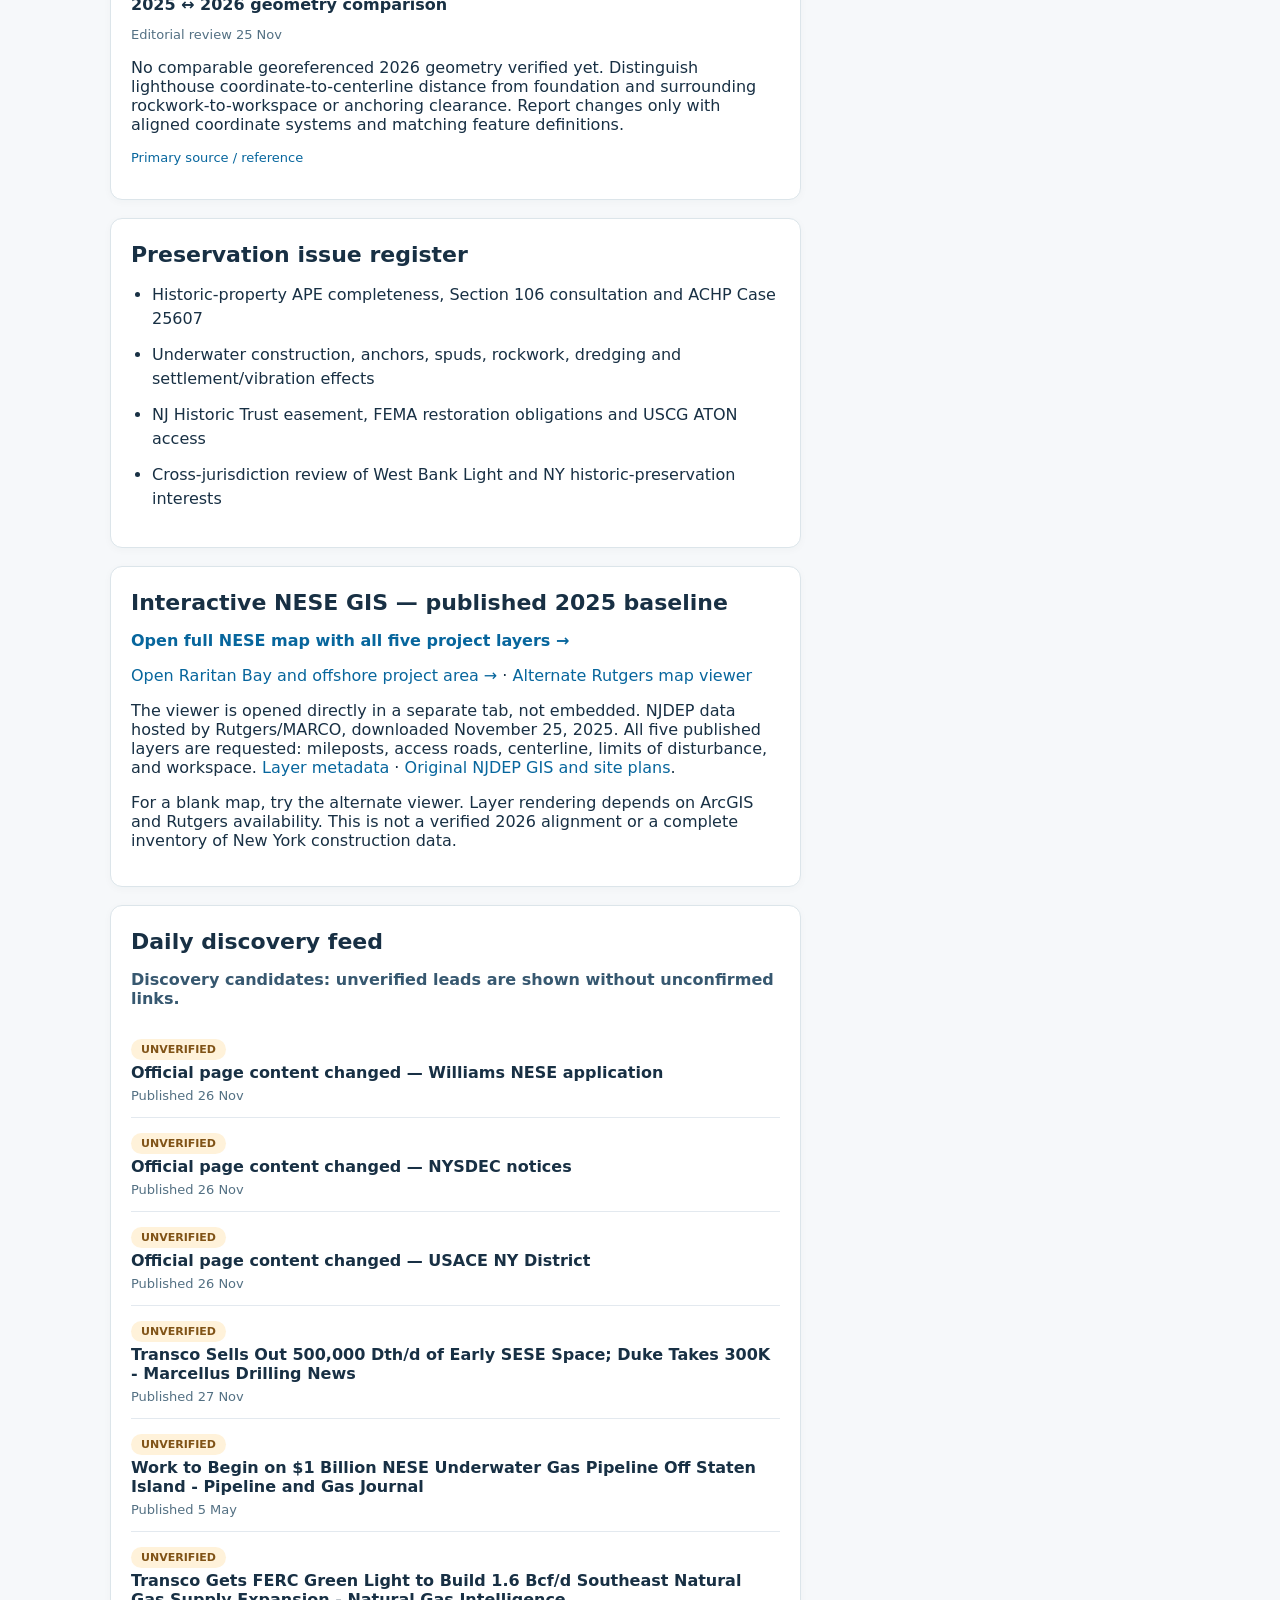
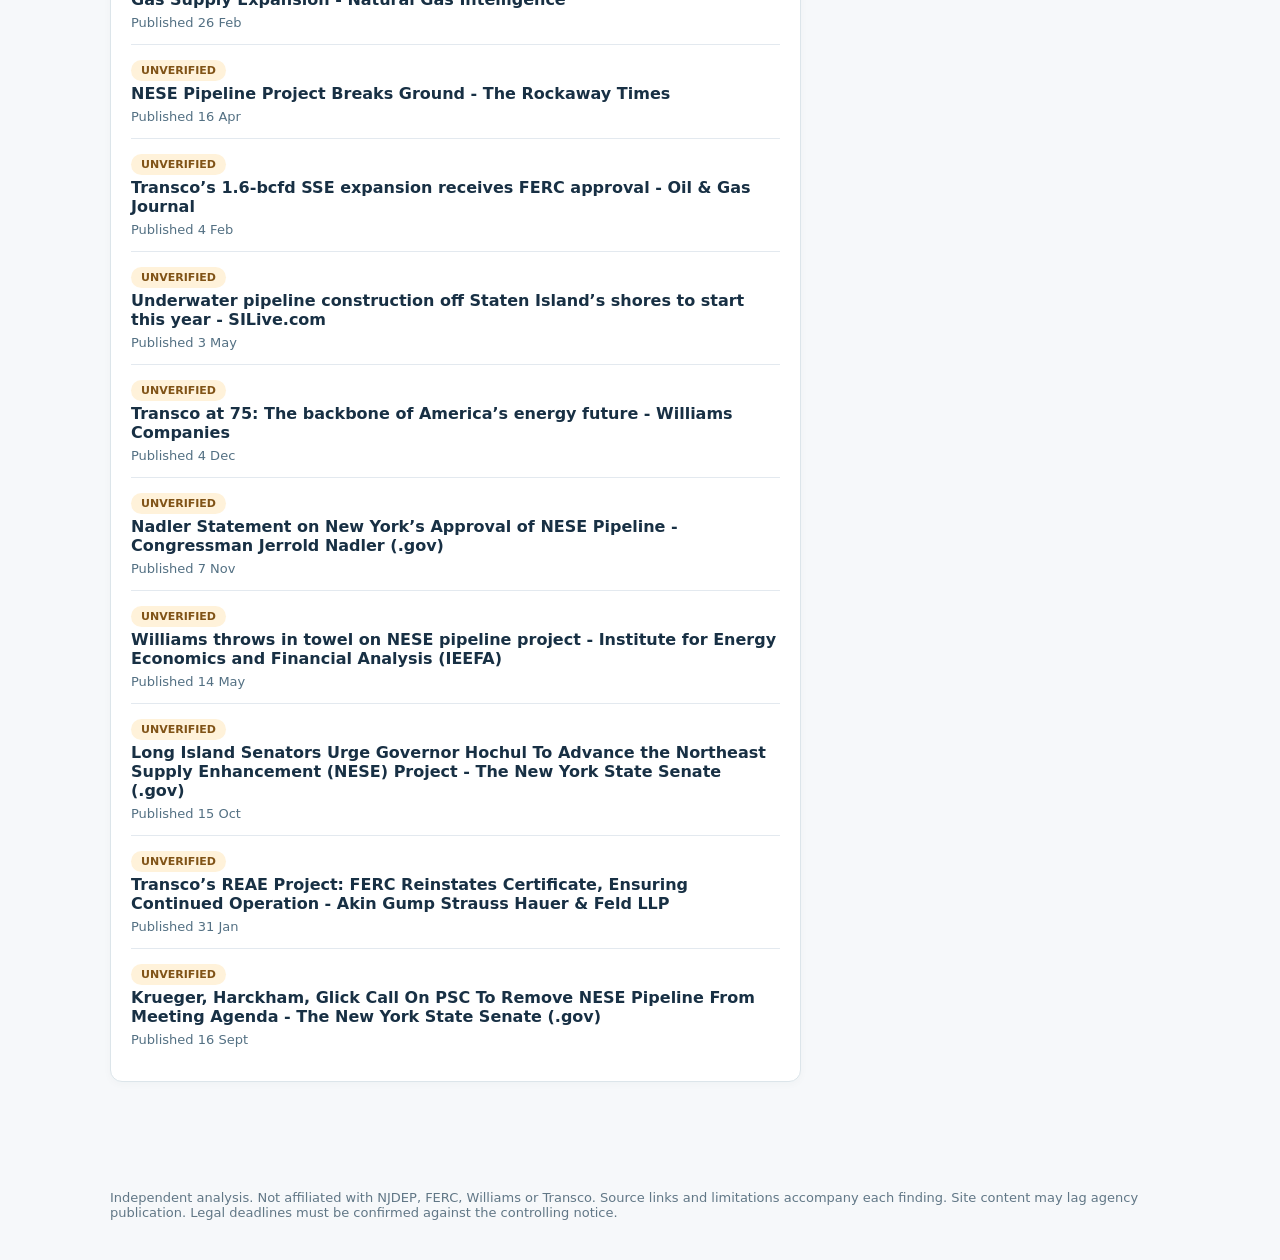
<file: lighthouse/index.html>
<!doctype html><html lang="en"><head><meta charset="utf-8"><meta name="viewport" content="width=device-width,initial-scale=1"><meta name="description" content="Daily scrutiny of pipeline permits, maps and historic-preservation impacts on Romer Shoal and West Bank lighthouses."><title>Lighthouse NESE Watch</title><link rel="stylesheet" href="/assets/style.css"></head><body><header><nav><a href="/">NESE Monitoring</a><a href="/briefing/">Public daily briefing</a><a href="/lighthouse/">Lighthouse impacts</a><a href="/pipeline/">General pipeline updates</a><a href="https://dep.nj.gov/nese/" target="_blank" rel="noopener">NJDEP source</a></nav></header><main><section class="hero"><div class="eyebrow">Independent public-interest research • Romer Shoal & West Bank</div><h1>Lighthouse NESE Watch</h1><p class="lead">Daily scrutiny of pipeline permits, maps and historic-preservation impacts on Romer Shoal and West Bank lighthouses.</p><p class="date">Editorial review: November 26, 2026 · Automatic discovery status: <span id="refresh-date">not yet run</span></p></section><div class="grid"><div><section class="card" id="recent-developments"><h2>Recent Developments</h2><h3>This week · 20–26 November 2026</h3><p>We are the stewards of Romer Shoal Light in New Jersey and West Bank Light in New York. Here is what we found in this week's NESE watch. VERIFIED means a supporting source was opened and read; UNVERIFIED means the underlying information could not be confirmed directly. A verified applicant or press statement is not an agency determination.</p><article class="entry"><span class="tag unverified">UNVERIFIED</span><h3>Reported NJDEP hearing: 6 Jan 2027 · Comments: 21 Jan 2027</h3><p>Waterspirit's 25 November report, as supplied to us, says NJDEP will hold one virtual hearing on <strong>6 January 2027, 6–9 p.m. Eastern</strong>, with written comments due <strong>21 January 2027</strong>. The reported way to comment is to visit the NJDEP NESE project page (dep.nj.gov/nese/) and select “Submit a Public Comment.” NJDEP blocked our automated access and the Waterspirit article could not be reopened on 26 November; the controlling notice, hearing instructions and dates remain unconfirmed. Do not rely on these dates until confirmed by NJDEP.</p><p class="date">Updated 26 Nov</p></article><article class="entry"><span class="tag verified">VERIFIED</span><h3>Transco's new application — 13 Nov</h3><p>Williams publishes the resubmitted application, including the 13 November environmental report and compliance statement, appendices and plans. Transco's cover letter is dated 13 November. <a href="https://www.williams.com/nese-njdep-application/" target="_blank" rel="noopener">2026 application</a>.</p><p class="date">Updated 26 Nov</p></article><article class="entry"><span class="tag unverified">UNVERIFIED</span><h3>NJDEP filing number and comment window</h3><p>The reported NJDEP file number is 0000-25-0012.1 LUP260001 (previously LUP250001). An agency search result indicated a hearing and comments through January; the NJDEP record itself could not be opened.</p><p class="date">Updated 26 Nov</p></article><article class="entry"><span class="tag verified">VERIFIED</span><h3>What Transco says changed — 13 Nov</h3><p>Transco describes the new filing as “essentially the same” as the 2025 application. Its revision table marks Cultural Resources “No revisions”; the entry for N.J.A.C. 7:7-9.34 identifies an update to the HPO concurrence date (2 July 2025). The offshore Raritan Bay Loop waterfront development plan remains listed as dated 8 October 2025. Transco lists changes to the construction timetable, Ambrose Channel drilling approach and dredging and disposal sections. It requests an NJDEP decision by 12 February 2027. Its modeling predicts an exceedance of New Jersey's human-health criterion for 4,4'-DDE at 500 feet; Transco argues the coastal rules permit temporary exceedances. These are statements from the applicant, not findings by NJDEP.</p><p class="source"><a href="https://www.williams.com/wp-content/uploads/sites/14/2026/11/NESE-2-NJDEP_Transmittal-letter-Summary_11.12.2026.pdf" target="_blank" rel="noopener">Transco cover letter and revision table</a> · <a href="https://www.williams.com/nese-njdep-application/" target="_blank" rel="noopener">Application and plan index</a></p><p class="date">Updated 26 Nov</p></article><article class="entry"><span class="tag verified">VERIFIED</span><h3>Federal permitting bill — Senate vote 19 Nov</h3><p>The Senate passed amended H.R. 2347, the Bipartisan American Affordability and Jobs Act (BAAJA), 62–33. It would change the historic-preservation Section 106 process, including consultation deadlines, and allow certain projects to continue during litigation while agencies address court-identified deficiencies. It now goes to the House; the timing is unclear. This matters because the rules and timing of historic-preservation review could change if the bill becomes law. <a href="https://aptapassengertransport.com/senate-passes-bipartisan-permitting-reform-bill-to-accelerate-federal-environmental-review/" target="_blank" rel="noopener">APTA report, 24 Nov</a>.</p><p class="date">Updated 26 Nov</p></article><article class="entry"><span class="tag unverified">UNVERIFIED</span><h3>Court background — reported 22 Oct rehearing denial</h3><p>A reported denial of Transco's Third Circuit rehearing request on 22 October has not been confirmed in the order itself. The 8 September opinion vacating the New Jersey water-quality certification remains the verified court baseline.</p><p class="date">Updated 26 Nov</p></article><article class="entry"><span class="tag unverified">UNVERIFIED</span><h3>Local press and public groups — 25 Nov</h3><p>Waterspirit reportedly encourages attendance at the hearing and opposition to BAAJA, and cites an NJ Globe opinion piece by Franklin Township Mayor Phil Kramer asking Governor Sherrill to have NJDEP reject NESE. We could not reopen the report in this check.</p><p class="date">Updated 26 Nov</p></article><article class="entry"><span class="tag unverified">UNVERIFIED</span><h3>Other agencies and lighthouse coverage</h3><p>Our supplied weekly watch found no new items from FERC (CP17-101), NYSDEC, NY SHPO, the Army Corps, ACHP or D.C. Circuit case 25-1252, and no press mentions of either lighthouse. This is a limited search result, not proof that no new filings or coverage exist.</p><p class="date">Updated 26 Nov</p></article><article class="entry"><h3>What this means for the lighthouses</h3><p>The reported NJDEP comment period is the next public opportunity to raise Romer Shoal, subject to confirmation of the notice. West Bank is in New York waters; our weekly watch found no new New York development. Review of the complete 2026 application is ongoing.</p><p class="date">Updated 26 Nov</p></article></section><section class="card"><h2>Executive summary</h2><ul class="bullets"><li><strong>What changed:</strong> NJDEP indexes the November 13, 2026 application following the September 8 court remand of the 2025 water quality certification. <span class="date">Reviewed 26 Nov</span></li><li><strong>Romer Shoal:</strong> The November 2026 compliance materials refer to Romer and Old Orchard lighthouse foundations in the direct offshore Area of Potential Effects. <span class='tag verified'>Verified baseline</span> <span class="date">Reviewed 26 Nov</span></li><li><strong>West Bank:</strong> No text match for West Bank in the 163-page November compliance statement; full consultation and appendix review remains outstanding. <span class='tag'>Pending agency determination</span> <span class="date">Reviewed 26 Nov</span></li><li><strong>Mapping:</strong> Earlier centerline-to-Romer reference point estimated at about 838 ft; 2026 geometry, disturbance boundaries and rockwork clearance require versioned GIS comparison. <span class="date">Reviewed 26 Nov</span></li><li><strong>Deadline / action:</strong> November 16, 2026 applicant notice for waterfront and coastal wetlands permits specifies 15 calendar days for comments; December 1 is the calculated submission target. This is the earlier applicant notice, separate from the reported January agency comment window; the latter is not yet confirmed. <a href="https://classifieds.gannettclassifieds.com/marketplace/bcn/advert/legal-notice-retail_1524183">Published notice</a> · <a href="https://www.williams.com/wp-content/uploads/sites/14/2026/11/NESE-2-NJDEP_Compliance-Statement-APPENDIX-B_Public-Notice.pdf#page=14">Applicant notice text</a>. <span class="date">Reviewed 26 Nov</span></li></ul></section><section class="card"><h2>Latest verified and unresolved findings</h2><div class="entry"><span class="tag verified">Verified</span><h3>September 8, 2026 — Third Circuit remand</h3><p class="date">Editorial review 25 Nov</p><p>The court vacated NJDEP's 2025 water quality certification and remanded it for reconsideration. This does not by itself establish the status of every other permit.</p><div class="source"><a href="https://law.justia.com/cases/federal/appellate-courts/ca3/26-1252/26-1252-2026-09-08.html">Court opinion</a> · <a href="https://dep.nj.gov/nese/">NJDEP project record</a></div></div><div class="entry"><span class="tag">Applicant-reported</span><h3>HPO concurrence and anchor management</h3><p class="date">Editorial review 25 Nov</p><p>Printed pp. 66–67 report HPO concurrence with survey findings in 2017 and July 2, 2025; Transco recommends no historic properties affected based in part on anchor management and cultural-resource buffers. The actual HPO letters, current anchor plan and FERC consultation determination have not been independently established here. The adequacy of protection for Romer Shoal remains unresolved.</p><a href="https://www.williams.com/wp-content/uploads/sites/14/2026/11/NESE-2-NJDEP_Compliance-Statement-11.13.2026.pdf#page=72">Compliance statement, printed p. 67</a></div><div class="entry"><span class="tag verified">Verified</span><h3>2026 application cultural-resource references</h3><p class="date">Editorial review 25 Nov</p><p>The November 13 Compliance Statement, printed p. 66 (PDF p. 71), identifies the Romer Shoal and Old Orchard foundations among the targets in the wider direct offshore APE. The statement describes a generally 5,000-foot-wide offshore cultural-resource corridor. This verifies the applicant's disclosure, not a finding of damage.</p><div class="source"><a href="https://www.williams.com/wp-content/uploads/sites/14/2026/11/NESE-2-NJDEP_Compliance-Statement-11.13.2026.pdf#page=71">Primary source / reference</a></div></div><div class="entry"><span class="tag">Pending agency determination</span><h3>West Bank consultation record</h3><p class="date">Editorial review 25 Nov</p><p>Consultation, adverse-effect and construction-footprint determinations remain unresolved in the records reviewed.</p><div class="source">FERC eLibrary (CP17-101)</div></div><div class="entry"><span class="tag verified">Verified document search</span><h3>2026 compliance statement keyword audit</h3><p class="date">Editorial review 25 Nov</p><p>Romer Shoal and Old Orchard appear on printed p. 66; no exact West Bank text match was found in the 163-page statement. Other appendices, drawings and agency files remain to be reviewed.</p><div class="source"><a href="https://www.williams.com/nese-njdep-application/">Primary source / reference</a></div></div></section><section class="card"><h2>GIS change register</h2><div class="entry"><span class="tag verified">Verified</span><h3>2025 NJDEP/Rutgers geographic service</h3><p class="date">Editorial review 25 Nov</p><p>Published service contains pipeline centerline, mileposts, access roads, limits of disturbance and construction workspace. This is the baseline—not a 2026 overlay.</p><div class="source"><a href="https://oceandata.rad.rutgers.edu/arcgis/rest/services/Maritime/NJDEP_NJ_NESEProject_11_2025/MapServer">Primary source / reference</a></div></div><div class="entry"><span class="tag">Technical analysis required</span><h3>2025 ↔ 2026 geometry comparison</h3><p class="date">Editorial review 25 Nov</p><p>No comparable georeferenced 2026 geometry verified yet. Distinguish lighthouse coordinate-to-centerline distance from foundation and surrounding rockwork-to-workspace or anchoring clearance. Report changes only with aligned coordinate systems and matching feature definitions.</p><div class="source"><a href="https://www.williams.com/nese-njdep-application/">Primary source / reference</a></div></div></section><section class="card"><h2>Preservation issue register</h2><ul class="bullets"><li>Historic-property APE completeness, Section 106 consultation and ACHP Case 25607</li><li>Underwater construction, anchors, spuds, rockwork, dredging and settlement/vibration effects</li><li>NJ Historic Trust easement, FEMA restoration obligations and USCG ATON access</li><li>Cross-jurisdiction review of West Bank Light and NY historic-preservation interests</li></ul></section><section class="card"><h2>Interactive NESE GIS — published 2025 baseline</h2><p><strong><a href="https://www.arcgis.com/apps/mapviewer/index.html?url=https%3A%2F%2Foceandata.rad.rutgers.edu%2Farcgis%2Frest%2Fservices%2FMaritime%2FNJDEP_NJ_NESEProject_11_2025%2FMapServer%3Flayers%3Dshow%3A0%2C1%2C2%2C3%2C4&amp;extent=-74.61,40.39,-73.84,40.69" target="_blank" rel="noopener">Open full NESE map with all five project layers →</a></strong></p><p><a href="https://www.arcgis.com/apps/mapviewer/index.html?url=https%3A%2F%2Foceandata.rad.rutgers.edu%2Farcgis%2Frest%2Fservices%2FMaritime%2FNJDEP_NJ_NESEProject_11_2025%2FMapServer%3Flayers%3Dshow%3A0%2C1%2C2%2C3%2C4&amp;extent=-74.26,40.42,-73.85,40.65" target="_blank" rel="noopener">Open Raritan Bay and offshore project area →</a> · <a href="https://oceandata.rad.rutgers.edu/arcgis/rest/services/Maritime/NJDEP_NJ_NESEProject_11_2025/MapServer?f=jsapi" target="_blank" rel="noopener">Alternate Rutgers map viewer</a></p><p>The viewer is opened directly in a separate tab, not embedded. NJDEP data hosted by Rutgers/MARCO, downloaded November 25, 2025. All five published layers are requested: mileposts, access roads, centerline, limits of disturbance, and workspace. <a href="https://oceandata.rad.rutgers.edu/arcgis/rest/services/Maritime/NJDEP_NJ_NESEProject_11_2025/MapServer/layers">Layer metadata</a> · <a href="https://dep.nj.gov/nese/#gis-site-plans">Original NJDEP GIS and site plans</a>.</p><p>For a blank map, try the alternate viewer. Layer rendering depends on ArcGIS and Rutgers availability. This is not a verified 2026 alignment or a complete inventory of New York construction data.</p></section><section class="card"><h2>Daily discovery feed</h2><p class="status" id="discovery-status">No daily search has been run for this published version.</p><div id="discovery-feed"></div></section></div><aside><section class="card"><h2>Evidence policy</h2><p><span class="tag verified">Verified</span> Fact established by a reviewed primary source.</p><p><span class="tag">Applicant-reported</span> Applicant statement, not an independent agency determination.</p><p><span class="tag">Pending agency determination</span> Regulatory question not resolved in reviewed records.</p><p><span class="tag">Technical analysis required</span> Requires comparable geometry or engineering evidence.</p><p><span class="tag unverified">Unverified lead</span> Discovery awaiting source review.</p><p>Automated discoveries are not verified regulatory determinations.</p></section><section class="card" id="sources-we-watch"><h2>Sources we watch</h2><p>Dates below record our most recent access check, not a new filing. We publish links only after successfully opening the page. A verified link does not mean every statement on it is independently verified.</p><h3>Official — New Jersey</h3><ul class="bullets"><li>NJDEP NESE page — <span class="tag unverified">UNVERIFIED</span> <span class="muted">automated access blocked; use Williams for application documents (not a substitute for the hearing notice)</span> <span class="date">Checked 27 Nov</span></li><li><a href="https://www.williams.com/nese-njdep-application/" target="_blank" rel="noopener">Williams 2026 application</a> — <span class="tag verified">VERIFIED</span> <span class="date">Checked 27 Nov</span></li><li><a href="https://www.williams.com/expansion-project/northeast-supply-enhancement/" target="_blank" rel="noopener">Williams NESE project</a> — <span class="tag verified">VERIFIED</span> <span class="date">Checked 27 Nov</span></li></ul><h3>Official — New York</h3><ul class="bullets"><li><a href="https://dec.ny.gov/environmental-protection/facilities-in-your-neighborhood/northeast-supply-enhancement-project-nese" target="_blank" rel="noopener">NYSDEC NESE page</a> — <span class="tag verified">VERIFIED</span> <span class="date">Checked 27 Nov</span></li></ul><h3>Courts</h3><ul class="bullets"><li><a href="https://www.nrdc.org/court-battles/northeast-supply-enhancement-nese-pipeline-lawsuits" target="_blank" rel="noopener">NRDC case tracker</a> — <span class="tag verified">VERIFIED</span> <span class="date">Checked 27 Nov</span></li><li><a href="https://www2.ca3.uscourts.gov/opinarch/261252p.pdf" target="_blank" rel="noopener">Third Circuit opinion — 8 Sep 2026</a> — <span class="tag verified">VERIFIED</span> <span class="date">Checked 27 Nov</span></li><li><a href="https://www.climatecasechart.com/collections/central-jersey-safe-energy-coalition-v-federal-energy-regulatory-commission_f946" target="_blank" rel="noopener">D.C. Circuit 25-1252 case tracker</a> — <span class="tag verified">VERIFIED</span> <span class="date">Checked 27 Nov</span></li><li><a href="https://cleanoceanaction.org/issues-campaigns/energy/williams-nese-project" target="_blank" rel="noopener">Clean Ocean Action — Tidelands appeal (brief filed 30 Oct)</a> — <span class="tag verified">VERIFIED</span> <span class="date">Checked 27 Nov</span></li></ul><h3>Federal historic-preservation law</h3><ul class="bullets"><li><a href="https://savingplaces.org/nhpa" target="_blank" rel="noopener">National Trust NHPA</a> — <span class="tag verified">VERIFIED</span> <span class="date">Checked 27 Nov</span></li><li><a href="https://aptapassengertransport.com/senate-passes-bipartisan-permitting-reform-bill-to-accelerate-federal-environmental-review/" target="_blank" rel="noopener">APTA — Senate passage of H.R. 2347</a> — <span class="tag verified">VERIFIED</span> <span class="date">Checked 27 Nov</span></li></ul><h3>Local groups and press</h3><ul class="bullets"><li>Waterspirit — 25 Nov hearing report — <span class="tag unverified">UNVERIFIED</span> <span class="muted">page could not be reopened</span> <span class="date">Checked 27 Nov</span></li><li><a href="https://www.scrap-nese.org/" target="_blank" rel="noopener">Scrap-NESE</a> — <span class="tag verified">VERIFIED</span> <span class="date">Checked 27 Nov</span></li><li><a href="https://tworivertimes.com/federal-court-overturns-vital-nese-pipeline-certification/" target="_blank" rel="noopener">Two River Times — court ruling</a> — <span class="tag verified">VERIFIED</span> <span class="date">Checked 27 Nov</span></li></ul><h3>Additional monitoring targets — links pending</h3><ul class="bullets"><li>FERC eLibrary (CP17-101) — <span class="tag unverified">UNVERIFIED</span> docket not readable <span class="date">Checked 27 Nov</span></li><li><a href="https://www.achp.gov/">ACHP homepage</a> — <span class="tag verified">VERIFIED</span> homepage only; Case 25607 unverified <span class="date">Checked 27 Nov</span></li><li>US Army Corps New York District public notices — <span class="tag unverified">UNVERIFIED</span> access blocked <span class="date">Checked 27 Nov</span></li><li><a href="https://parks.ny.gov/preservation/shpo">NY SHPO homepage</a> — <span class="tag verified">VERIFIED</span> homepage only; project consultation unverified <span class="date">Checked 27 Nov</span></li></ul><h3>Additional source checks</h3><ul class="bullets"><li>NJDEP Bulletin — <span class="tag unverified">UNVERIFIED</span> access blocked; Checked 27 Nov</li><li><a href="https://oceandata.rad.rutgers.edu/arcgis/rest/services/Maritime/NJDEP_NJ_NESEProject_11_2025/MapServer">Rutgers GIS service</a> — <span class="tag verified">VERIFIED</span> service opened; 2026 geometry unverified; Checked 27 Nov</li></ul></section><section class="card"><h2>Press watch</h2><p>Headlines are discovery leads, not proof of regulatory action.</p><ul class="bullets"><li><a href="https://www.nj.com/">NJ.com</a></li><li><a href="https://www.app.com/">Asbury Park Press</a></li><li><a href="https://www.njspotlightnews.org/">NJ Spotlight News</a></li><li><a href="https://tworivertimes.com/">Two River Times</a></li><li><a href="https://www.northjersey.com/">NorthJersey.com</a></li><li><a href="https://patch.com/new-jersey">Patch NJ</a></li><li><a href="https://newjerseymonitor.com/">NJ Monitor</a></li><li><a href="https://www.silive.com/">SILive</a></li></ul></section></aside></div></main><footer>Independent analysis. Not affiliated with NJDEP, FERC, Williams or Transco. Source links and limitations accompany each finding. Site content may lag agency publication. Legal deadlines must be confirmed against the controlling notice.</footer><script src="/assets/site.js"></script></body></html>
</file>
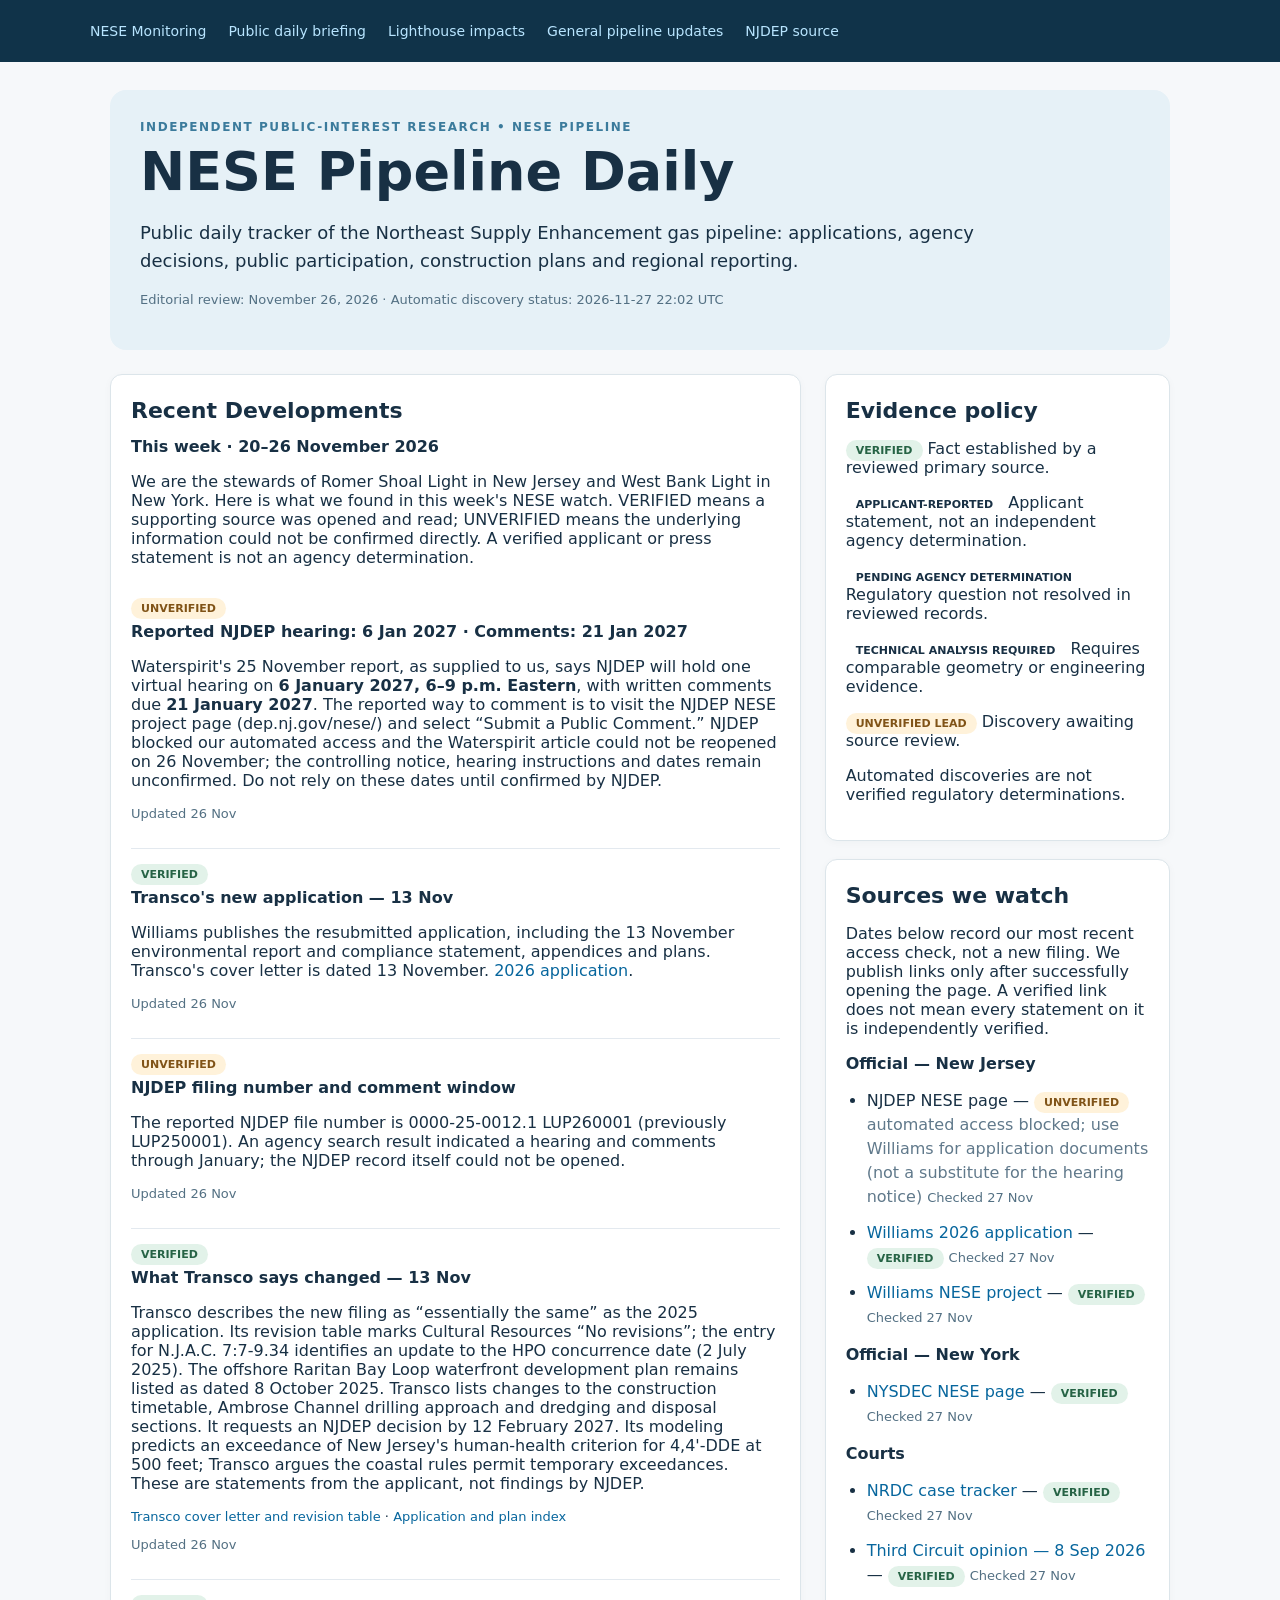
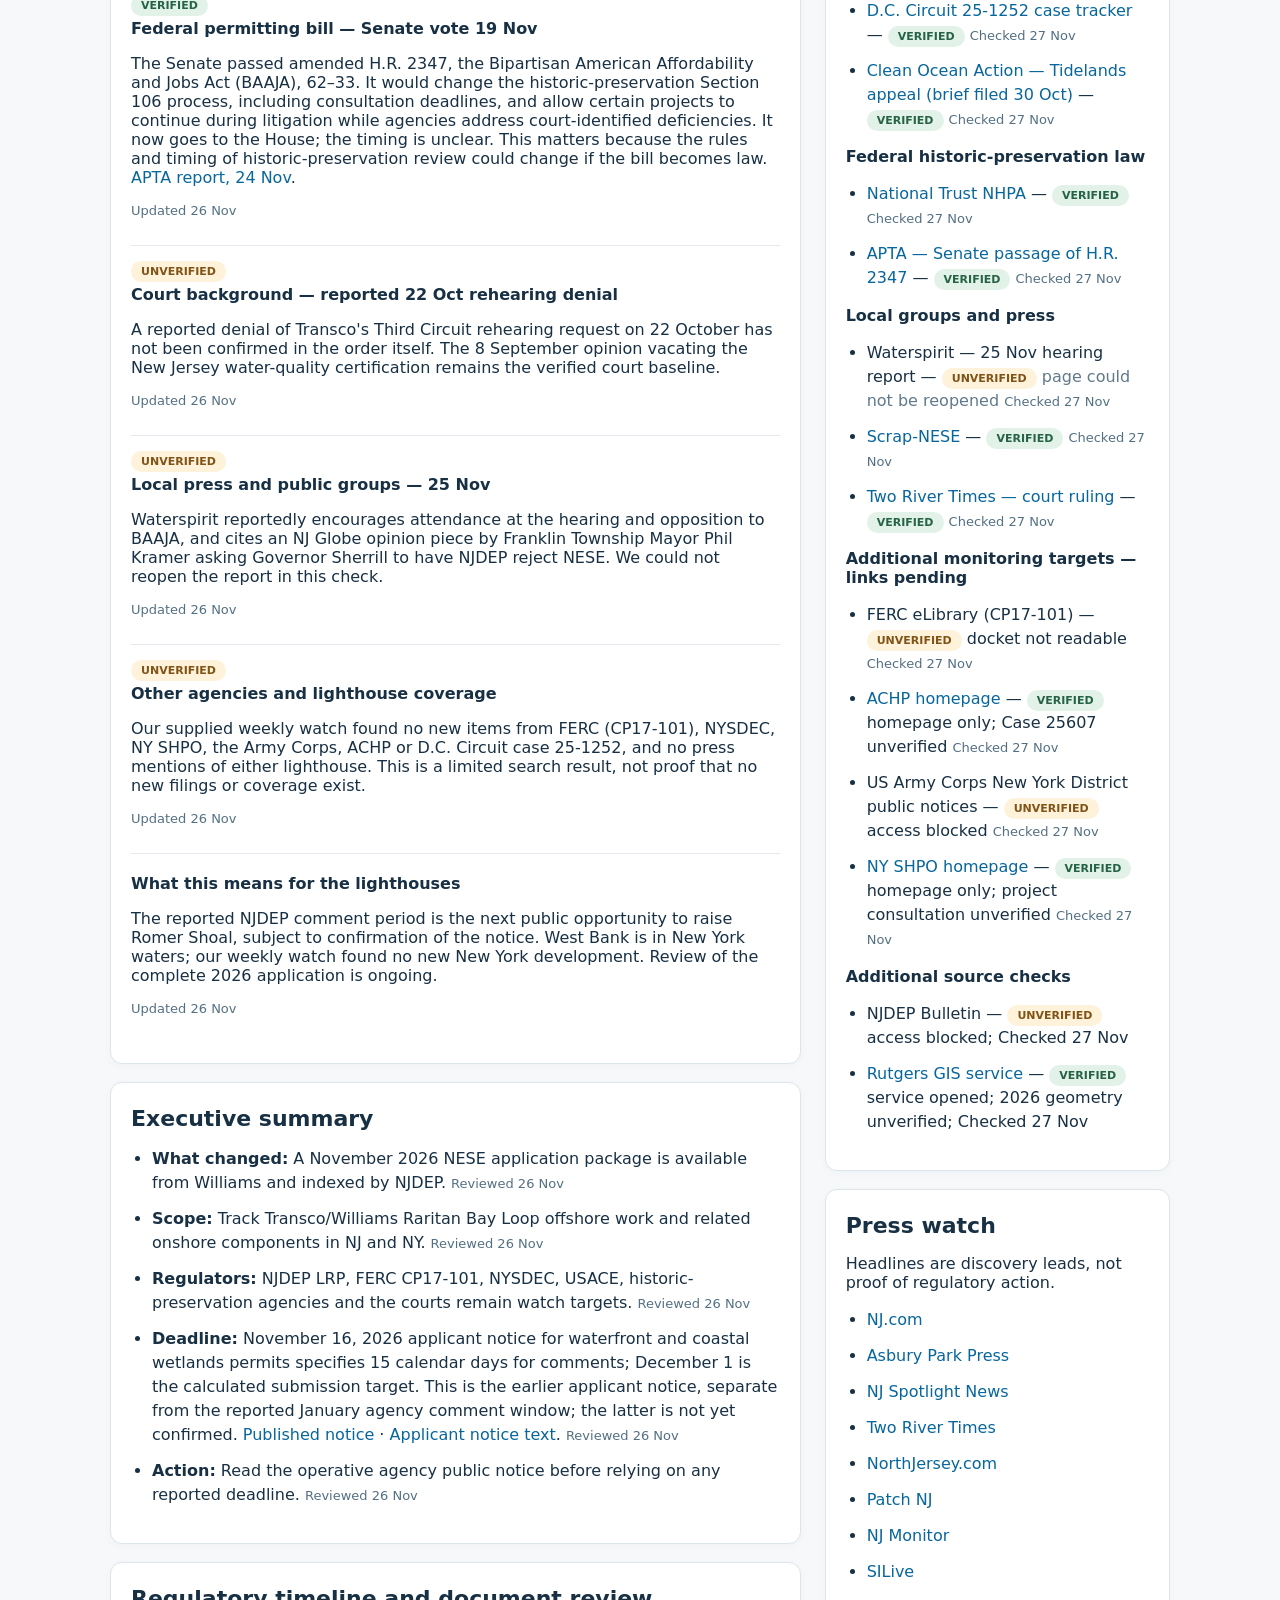
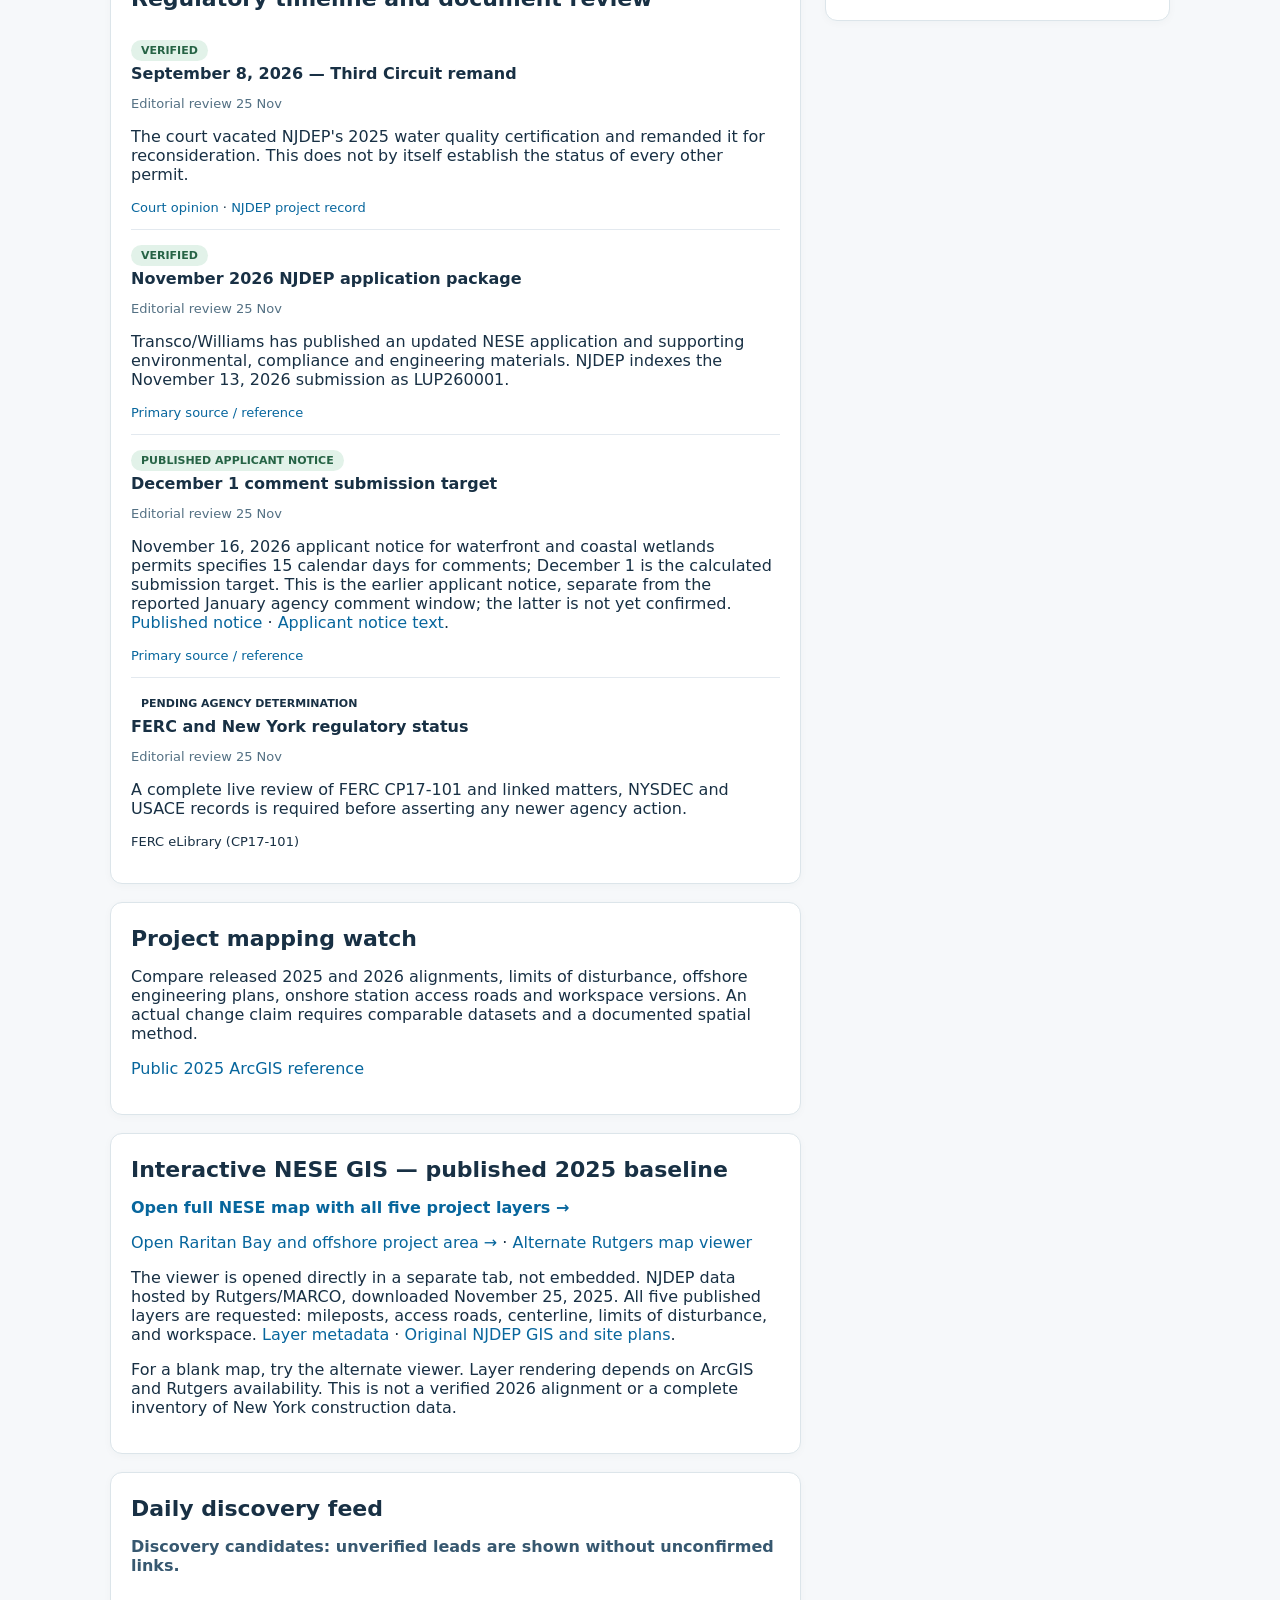
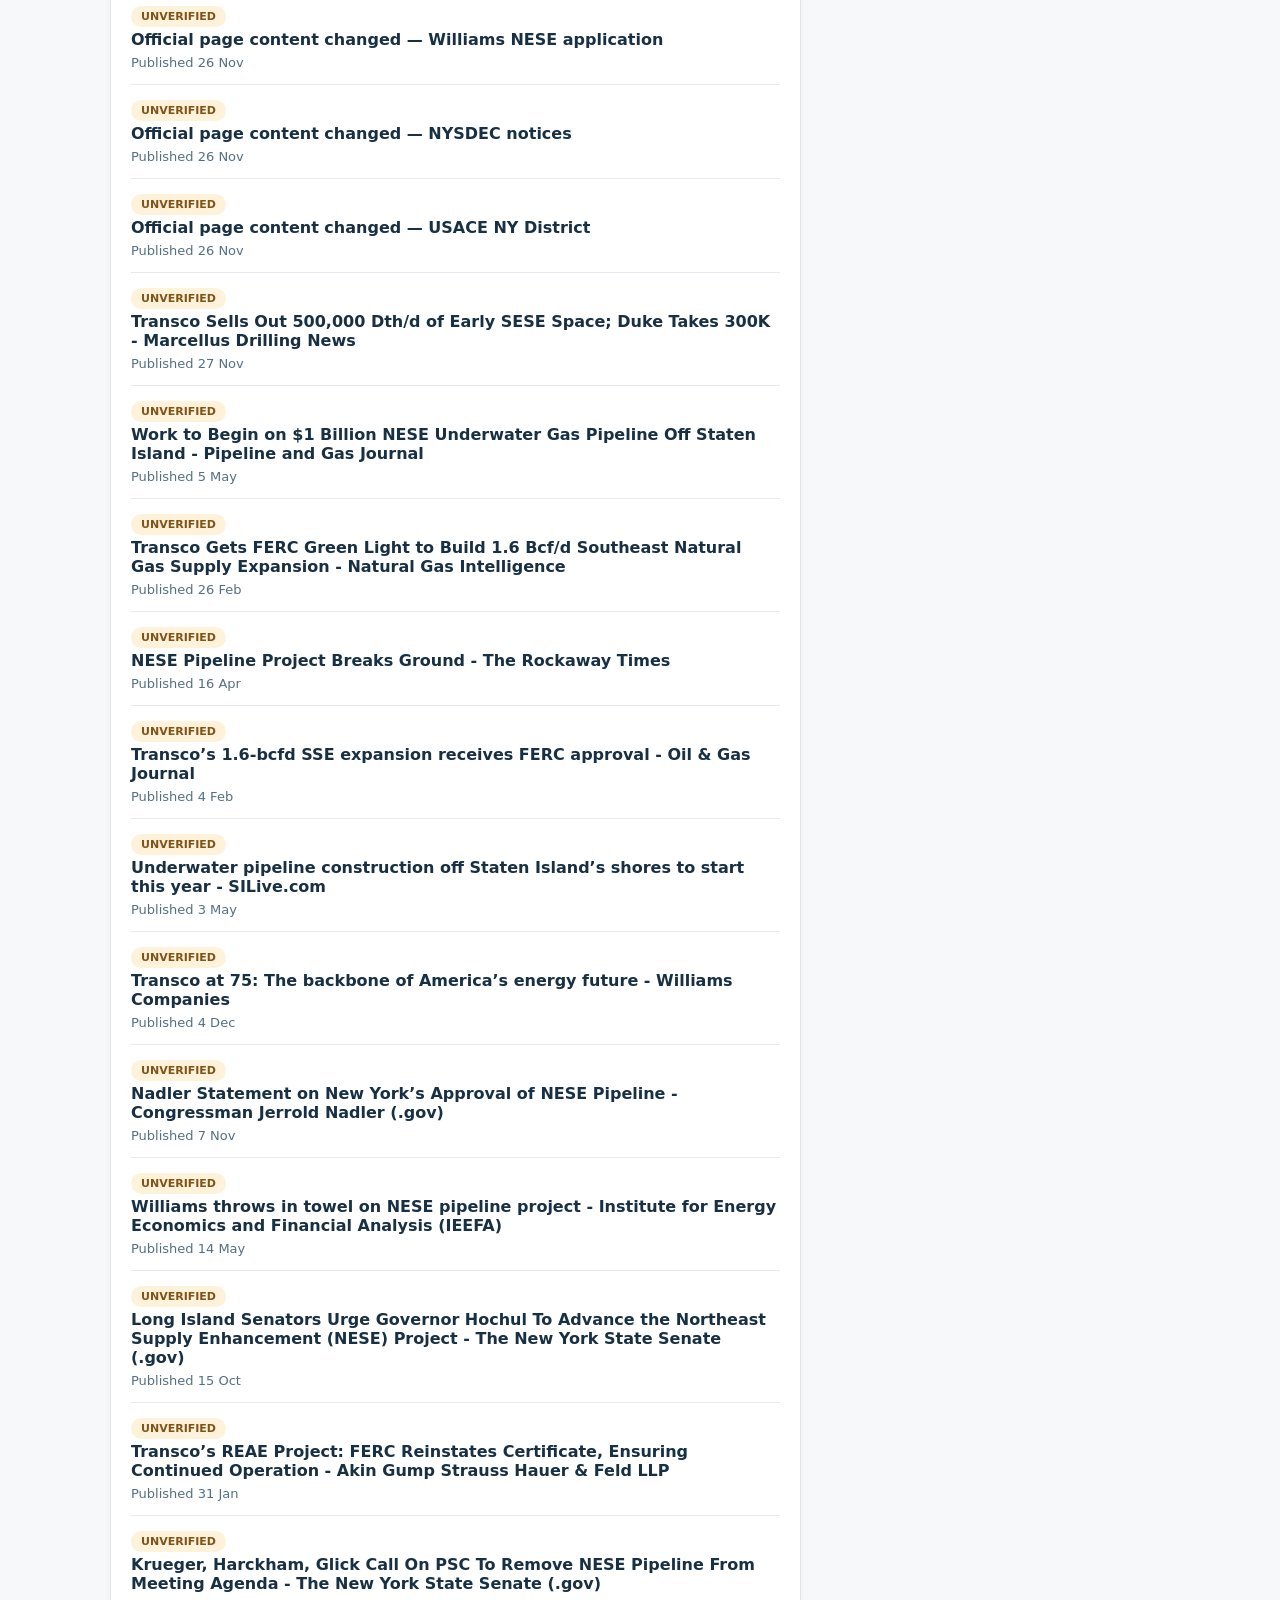
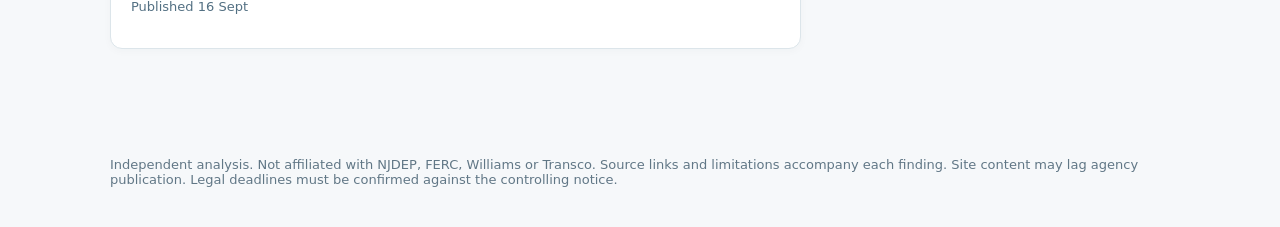
<file: pipeline/index.html>
<!doctype html><html lang="en"><head><meta charset="utf-8"><meta name="viewport" content="width=device-width,initial-scale=1"><meta name="description" content="Public daily tracker of the Northeast Supply Enhancement gas pipeline: applications, agency decisions, public participation, construction plans and regional reporting."><title>NESE Pipeline Daily</title><link rel="stylesheet" href="/assets/style.css"></head><body><header><nav><a href="/">NESE Monitoring</a><a href="/briefing/">Public daily briefing</a><a href="/lighthouse/">Lighthouse impacts</a><a href="/pipeline/">General pipeline updates</a><a href="https://dep.nj.gov/nese/" target="_blank" rel="noopener">NJDEP source</a></nav></header><main><section class="hero"><div class="eyebrow">Independent public-interest research • NESE pipeline</div><h1>NESE Pipeline Daily</h1><p class="lead">Public daily tracker of the Northeast Supply Enhancement gas pipeline: applications, agency decisions, public participation, construction plans and regional reporting.</p><p class="date">Editorial review: November 26, 2026 · Automatic discovery status: <span id="refresh-date">not yet run</span></p></section><div class="grid"><div><section class="card" id="recent-developments"><h2>Recent Developments</h2><h3>This week · 20–26 November 2026</h3><p>We are the stewards of Romer Shoal Light in New Jersey and West Bank Light in New York. Here is what we found in this week's NESE watch. VERIFIED means a supporting source was opened and read; UNVERIFIED means the underlying information could not be confirmed directly. A verified applicant or press statement is not an agency determination.</p><article class="entry"><span class="tag unverified">UNVERIFIED</span><h3>Reported NJDEP hearing: 6 Jan 2027 · Comments: 21 Jan 2027</h3><p>Waterspirit's 25 November report, as supplied to us, says NJDEP will hold one virtual hearing on <strong>6 January 2027, 6–9 p.m. Eastern</strong>, with written comments due <strong>21 January 2027</strong>. The reported way to comment is to visit the NJDEP NESE project page (dep.nj.gov/nese/) and select “Submit a Public Comment.” NJDEP blocked our automated access and the Waterspirit article could not be reopened on 26 November; the controlling notice, hearing instructions and dates remain unconfirmed. Do not rely on these dates until confirmed by NJDEP.</p><p class="date">Updated 26 Nov</p></article><article class="entry"><span class="tag verified">VERIFIED</span><h3>Transco's new application — 13 Nov</h3><p>Williams publishes the resubmitted application, including the 13 November environmental report and compliance statement, appendices and plans. Transco's cover letter is dated 13 November. <a href="https://www.williams.com/nese-njdep-application/" target="_blank" rel="noopener">2026 application</a>.</p><p class="date">Updated 26 Nov</p></article><article class="entry"><span class="tag unverified">UNVERIFIED</span><h3>NJDEP filing number and comment window</h3><p>The reported NJDEP file number is 0000-25-0012.1 LUP260001 (previously LUP250001). An agency search result indicated a hearing and comments through January; the NJDEP record itself could not be opened.</p><p class="date">Updated 26 Nov</p></article><article class="entry"><span class="tag verified">VERIFIED</span><h3>What Transco says changed — 13 Nov</h3><p>Transco describes the new filing as “essentially the same” as the 2025 application. Its revision table marks Cultural Resources “No revisions”; the entry for N.J.A.C. 7:7-9.34 identifies an update to the HPO concurrence date (2 July 2025). The offshore Raritan Bay Loop waterfront development plan remains listed as dated 8 October 2025. Transco lists changes to the construction timetable, Ambrose Channel drilling approach and dredging and disposal sections. It requests an NJDEP decision by 12 February 2027. Its modeling predicts an exceedance of New Jersey's human-health criterion for 4,4'-DDE at 500 feet; Transco argues the coastal rules permit temporary exceedances. These are statements from the applicant, not findings by NJDEP.</p><p class="source"><a href="https://www.williams.com/wp-content/uploads/sites/14/2026/11/NESE-2-NJDEP_Transmittal-letter-Summary_11.12.2026.pdf" target="_blank" rel="noopener">Transco cover letter and revision table</a> · <a href="https://www.williams.com/nese-njdep-application/" target="_blank" rel="noopener">Application and plan index</a></p><p class="date">Updated 26 Nov</p></article><article class="entry"><span class="tag verified">VERIFIED</span><h3>Federal permitting bill — Senate vote 19 Nov</h3><p>The Senate passed amended H.R. 2347, the Bipartisan American Affordability and Jobs Act (BAAJA), 62–33. It would change the historic-preservation Section 106 process, including consultation deadlines, and allow certain projects to continue during litigation while agencies address court-identified deficiencies. It now goes to the House; the timing is unclear. This matters because the rules and timing of historic-preservation review could change if the bill becomes law. <a href="https://aptapassengertransport.com/senate-passes-bipartisan-permitting-reform-bill-to-accelerate-federal-environmental-review/" target="_blank" rel="noopener">APTA report, 24 Nov</a>.</p><p class="date">Updated 26 Nov</p></article><article class="entry"><span class="tag unverified">UNVERIFIED</span><h3>Court background — reported 22 Oct rehearing denial</h3><p>A reported denial of Transco's Third Circuit rehearing request on 22 October has not been confirmed in the order itself. The 8 September opinion vacating the New Jersey water-quality certification remains the verified court baseline.</p><p class="date">Updated 26 Nov</p></article><article class="entry"><span class="tag unverified">UNVERIFIED</span><h3>Local press and public groups — 25 Nov</h3><p>Waterspirit reportedly encourages attendance at the hearing and opposition to BAAJA, and cites an NJ Globe opinion piece by Franklin Township Mayor Phil Kramer asking Governor Sherrill to have NJDEP reject NESE. We could not reopen the report in this check.</p><p class="date">Updated 26 Nov</p></article><article class="entry"><span class="tag unverified">UNVERIFIED</span><h3>Other agencies and lighthouse coverage</h3><p>Our supplied weekly watch found no new items from FERC (CP17-101), NYSDEC, NY SHPO, the Army Corps, ACHP or D.C. Circuit case 25-1252, and no press mentions of either lighthouse. This is a limited search result, not proof that no new filings or coverage exist.</p><p class="date">Updated 26 Nov</p></article><article class="entry"><h3>What this means for the lighthouses</h3><p>The reported NJDEP comment period is the next public opportunity to raise Romer Shoal, subject to confirmation of the notice. West Bank is in New York waters; our weekly watch found no new New York development. Review of the complete 2026 application is ongoing.</p><p class="date">Updated 26 Nov</p></article></section><section class="card"><h2>Executive summary</h2><ul class="bullets"><li><strong>What changed:</strong> A November 2026 NESE application package is available from Williams and indexed by NJDEP. <span class="date">Reviewed 26 Nov</span></li><li><strong>Scope:</strong> Track Transco/Williams Raritan Bay Loop offshore work and related onshore components in NJ and NY. <span class="date">Reviewed 26 Nov</span></li><li><strong>Regulators:</strong> NJDEP LRP, FERC CP17-101, NYSDEC, USACE, historic-preservation agencies and the courts remain watch targets. <span class="date">Reviewed 26 Nov</span></li><li><strong>Deadline:</strong> November 16, 2026 applicant notice for waterfront and coastal wetlands permits specifies 15 calendar days for comments; December 1 is the calculated submission target. This is the earlier applicant notice, separate from the reported January agency comment window; the latter is not yet confirmed. <a href="https://classifieds.gannettclassifieds.com/marketplace/bcn/advert/legal-notice-retail_1524183">Published notice</a> · <a href="https://www.williams.com/wp-content/uploads/sites/14/2026/11/NESE-2-NJDEP_Compliance-Statement-APPENDIX-B_Public-Notice.pdf#page=14">Applicant notice text</a>. <span class="date">Reviewed 26 Nov</span></li><li><strong>Action:</strong> Read the operative agency public notice before relying on any reported deadline. <span class="date">Reviewed 26 Nov</span></li></ul></section><section class="card"><h2>Regulatory timeline and document review</h2><div class="entry"><span class="tag verified">Verified</span><h3>September 8, 2026 — Third Circuit remand</h3><p class="date">Editorial review 25 Nov</p><p>The court vacated NJDEP's 2025 water quality certification and remanded it for reconsideration. This does not by itself establish the status of every other permit.</p><div class="source"><a href="https://law.justia.com/cases/federal/appellate-courts/ca3/26-1252/26-1252-2026-09-08.html">Court opinion</a> · <a href="https://dep.nj.gov/nese/">NJDEP project record</a></div></div><div class="entry"><span class="tag verified">Verified</span><h3>November 2026 NJDEP application package</h3><p class="date">Editorial review 25 Nov</p><p>Transco/Williams has published an updated NESE application and supporting environmental, compliance and engineering materials. NJDEP indexes the November 13, 2026 submission as LUP260001.</p><div class="source"><a href="https://www.williams.com/nese-njdep-application/">Primary source / reference</a></div></div><div class="entry"><span class="tag verified">Published applicant notice</span><h3>December 1 comment submission target</h3><p class="date">Editorial review 25 Nov</p><p>November 16, 2026 applicant notice for waterfront and coastal wetlands permits specifies 15 calendar days for comments; December 1 is the calculated submission target. This is the earlier applicant notice, separate from the reported January agency comment window; the latter is not yet confirmed. <a href="https://classifieds.gannettclassifieds.com/marketplace/bcn/advert/legal-notice-retail_1524183">Published notice</a> · <a href="https://www.williams.com/wp-content/uploads/sites/14/2026/11/NESE-2-NJDEP_Compliance-Statement-APPENDIX-B_Public-Notice.pdf#page=14">Applicant notice text</a>.</p><div class="source"><a href="https://dep.nj.gov/nese/">Primary source / reference</a></div></div><div class="entry"><span class="tag">Pending agency determination</span><h3>FERC and New York regulatory status</h3><p class="date">Editorial review 25 Nov</p><p>A complete live review of FERC CP17-101 and linked matters, NYSDEC and USACE records is required before asserting any newer agency action.</p><div class="source">FERC eLibrary (CP17-101)</div></div></section><section class="card"><h2>Project mapping watch</h2><p>Compare released 2025 and 2026 alignments, limits of disturbance, offshore engineering plans, onshore station access roads and workspace versions. An actual change claim requires comparable datasets and a documented spatial method.</p><p><a href="https://oceandata.rad.rutgers.edu/arcgis/rest/services/Maritime/NJDEP_NJ_NESEProject_11_2025/MapServer">Public 2025 ArcGIS reference</a></p></section><section class="card"><h2>Interactive NESE GIS — published 2025 baseline</h2><p><strong><a href="https://www.arcgis.com/apps/mapviewer/index.html?url=https%3A%2F%2Foceandata.rad.rutgers.edu%2Farcgis%2Frest%2Fservices%2FMaritime%2FNJDEP_NJ_NESEProject_11_2025%2FMapServer%3Flayers%3Dshow%3A0%2C1%2C2%2C3%2C4&amp;extent=-74.61,40.39,-73.84,40.69" target="_blank" rel="noopener">Open full NESE map with all five project layers →</a></strong></p><p><a href="https://www.arcgis.com/apps/mapviewer/index.html?url=https%3A%2F%2Foceandata.rad.rutgers.edu%2Farcgis%2Frest%2Fservices%2FMaritime%2FNJDEP_NJ_NESEProject_11_2025%2FMapServer%3Flayers%3Dshow%3A0%2C1%2C2%2C3%2C4&amp;extent=-74.26,40.42,-73.85,40.65" target="_blank" rel="noopener">Open Raritan Bay and offshore project area →</a> · <a href="https://oceandata.rad.rutgers.edu/arcgis/rest/services/Maritime/NJDEP_NJ_NESEProject_11_2025/MapServer?f=jsapi" target="_blank" rel="noopener">Alternate Rutgers map viewer</a></p><p>The viewer is opened directly in a separate tab, not embedded. NJDEP data hosted by Rutgers/MARCO, downloaded November 25, 2025. All five published layers are requested: mileposts, access roads, centerline, limits of disturbance, and workspace. <a href="https://oceandata.rad.rutgers.edu/arcgis/rest/services/Maritime/NJDEP_NJ_NESEProject_11_2025/MapServer/layers">Layer metadata</a> · <a href="https://dep.nj.gov/nese/#gis-site-plans">Original NJDEP GIS and site plans</a>.</p><p>For a blank map, try the alternate viewer. Layer rendering depends on ArcGIS and Rutgers availability. This is not a verified 2026 alignment or a complete inventory of New York construction data.</p></section><section class="card"><h2>Daily discovery feed</h2><p class="status" id="discovery-status">No daily search has been run for this published version.</p><div id="discovery-feed"></div></section></div><aside><section class="card"><h2>Evidence policy</h2><p><span class="tag verified">Verified</span> Fact established by a reviewed primary source.</p><p><span class="tag">Applicant-reported</span> Applicant statement, not an independent agency determination.</p><p><span class="tag">Pending agency determination</span> Regulatory question not resolved in reviewed records.</p><p><span class="tag">Technical analysis required</span> Requires comparable geometry or engineering evidence.</p><p><span class="tag unverified">Unverified lead</span> Discovery awaiting source review.</p><p>Automated discoveries are not verified regulatory determinations.</p></section><section class="card" id="sources-we-watch"><h2>Sources we watch</h2><p>Dates below record our most recent access check, not a new filing. We publish links only after successfully opening the page. A verified link does not mean every statement on it is independently verified.</p><h3>Official — New Jersey</h3><ul class="bullets"><li>NJDEP NESE page — <span class="tag unverified">UNVERIFIED</span> <span class="muted">automated access blocked; use Williams for application documents (not a substitute for the hearing notice)</span> <span class="date">Checked 27 Nov</span></li><li><a href="https://www.williams.com/nese-njdep-application/" target="_blank" rel="noopener">Williams 2026 application</a> — <span class="tag verified">VERIFIED</span> <span class="date">Checked 27 Nov</span></li><li><a href="https://www.williams.com/expansion-project/northeast-supply-enhancement/" target="_blank" rel="noopener">Williams NESE project</a> — <span class="tag verified">VERIFIED</span> <span class="date">Checked 27 Nov</span></li></ul><h3>Official — New York</h3><ul class="bullets"><li><a href="https://dec.ny.gov/environmental-protection/facilities-in-your-neighborhood/northeast-supply-enhancement-project-nese" target="_blank" rel="noopener">NYSDEC NESE page</a> — <span class="tag verified">VERIFIED</span> <span class="date">Checked 27 Nov</span></li></ul><h3>Courts</h3><ul class="bullets"><li><a href="https://www.nrdc.org/court-battles/northeast-supply-enhancement-nese-pipeline-lawsuits" target="_blank" rel="noopener">NRDC case tracker</a> — <span class="tag verified">VERIFIED</span> <span class="date">Checked 27 Nov</span></li><li><a href="https://www2.ca3.uscourts.gov/opinarch/261252p.pdf" target="_blank" rel="noopener">Third Circuit opinion — 8 Sep 2026</a> — <span class="tag verified">VERIFIED</span> <span class="date">Checked 27 Nov</span></li><li><a href="https://www.climatecasechart.com/collections/central-jersey-safe-energy-coalition-v-federal-energy-regulatory-commission_f946" target="_blank" rel="noopener">D.C. Circuit 25-1252 case tracker</a> — <span class="tag verified">VERIFIED</span> <span class="date">Checked 27 Nov</span></li><li><a href="https://cleanoceanaction.org/issues-campaigns/energy/williams-nese-project" target="_blank" rel="noopener">Clean Ocean Action — Tidelands appeal (brief filed 30 Oct)</a> — <span class="tag verified">VERIFIED</span> <span class="date">Checked 27 Nov</span></li></ul><h3>Federal historic-preservation law</h3><ul class="bullets"><li><a href="https://savingplaces.org/nhpa" target="_blank" rel="noopener">National Trust NHPA</a> — <span class="tag verified">VERIFIED</span> <span class="date">Checked 27 Nov</span></li><li><a href="https://aptapassengertransport.com/senate-passes-bipartisan-permitting-reform-bill-to-accelerate-federal-environmental-review/" target="_blank" rel="noopener">APTA — Senate passage of H.R. 2347</a> — <span class="tag verified">VERIFIED</span> <span class="date">Checked 27 Nov</span></li></ul><h3>Local groups and press</h3><ul class="bullets"><li>Waterspirit — 25 Nov hearing report — <span class="tag unverified">UNVERIFIED</span> <span class="muted">page could not be reopened</span> <span class="date">Checked 27 Nov</span></li><li><a href="https://www.scrap-nese.org/" target="_blank" rel="noopener">Scrap-NESE</a> — <span class="tag verified">VERIFIED</span> <span class="date">Checked 27 Nov</span></li><li><a href="https://tworivertimes.com/federal-court-overturns-vital-nese-pipeline-certification/" target="_blank" rel="noopener">Two River Times — court ruling</a> — <span class="tag verified">VERIFIED</span> <span class="date">Checked 27 Nov</span></li></ul><h3>Additional monitoring targets — links pending</h3><ul class="bullets"><li>FERC eLibrary (CP17-101) — <span class="tag unverified">UNVERIFIED</span> docket not readable <span class="date">Checked 27 Nov</span></li><li><a href="https://www.achp.gov/">ACHP homepage</a> — <span class="tag verified">VERIFIED</span> homepage only; Case 25607 unverified <span class="date">Checked 27 Nov</span></li><li>US Army Corps New York District public notices — <span class="tag unverified">UNVERIFIED</span> access blocked <span class="date">Checked 27 Nov</span></li><li><a href="https://parks.ny.gov/preservation/shpo">NY SHPO homepage</a> — <span class="tag verified">VERIFIED</span> homepage only; project consultation unverified <span class="date">Checked 27 Nov</span></li></ul><h3>Additional source checks</h3><ul class="bullets"><li>NJDEP Bulletin — <span class="tag unverified">UNVERIFIED</span> access blocked; Checked 27 Nov</li><li><a href="https://oceandata.rad.rutgers.edu/arcgis/rest/services/Maritime/NJDEP_NJ_NESEProject_11_2025/MapServer">Rutgers GIS service</a> — <span class="tag verified">VERIFIED</span> service opened; 2026 geometry unverified; Checked 27 Nov</li></ul></section><section class="card"><h2>Press watch</h2><p>Headlines are discovery leads, not proof of regulatory action.</p><ul class="bullets"><li><a href="https://www.nj.com/">NJ.com</a></li><li><a href="https://www.app.com/">Asbury Park Press</a></li><li><a href="https://www.njspotlightnews.org/">NJ Spotlight News</a></li><li><a href="https://tworivertimes.com/">Two River Times</a></li><li><a href="https://www.northjersey.com/">NorthJersey.com</a></li><li><a href="https://patch.com/new-jersey">Patch NJ</a></li><li><a href="https://newjerseymonitor.com/">NJ Monitor</a></li><li><a href="https://www.silive.com/">SILive</a></li></ul></section></aside></div></main><footer>Independent analysis. Not affiliated with NJDEP, FERC, Williams or Transco. Source links and limitations accompany each finding. Site content may lag agency publication. Legal deadlines must be confirmed against the controlling notice.</footer><script src="/assets/site.js"></script></body></html>
</file>
<file: assets/style.css>
:root{font-family:Inter,system-ui,-apple-system,sans-serif;background:#f6f8fa;color:#183044;font-synthesis:none}*{box-sizing:border-box}body{margin:0}a{color:#07669d;text-decoration:none}a:hover{text-decoration:underline}header{background:#103349;color:white;padding:23px max(24px,calc((100vw - 1100px)/2))}header a{color:#b8e5ff}nav{display:flex;gap:22px;flex-wrap:wrap;font-size:14px}main{max-width:1100px;margin:auto;padding:28px 20px 90px}.eyebrow{text-transform:uppercase;letter-spacing:.13em;font-size:12px;font-weight:700;color:#3b7b9c}.hero{background:#e6f1f7;border-radius:16px;padding:30px;margin-bottom:24px}.hero h1{font-size:clamp(32px,5vw,54px);line-height:1.05;margin:10px 0}.lead{font-size:18px;line-height:1.55;max-width:850px}.grid{display:grid;grid-template-columns:2fr 1fr;gap:24px}.card{background:white;border:1px solid #dce5ea;border-radius:12px;padding:20px;margin-bottom:18px;box-shadow:0 2px 8px #10334908}h2{font-size:22px;margin:3px 0 14px}h3{margin:14px 0 8px;font-size:16px}.bullets{padding-left:21px}.bullets li{margin:12px 0;line-height:1.5}.tag{font-size:11px;border-radius:20px;padding:4px 10px;font-weight:700;text-transform:uppercase;white-space:nowrap}.verified{background:#e2f2e9;color:#266345}.unverified{background:#fff2da;color:#805317}.date{color:#537083;font-size:13px}.source{font-size:13px;margin-top:6px;word-break:break-word}.entry{border-top:1px solid #e3e9ef;padding:14px 0}.entry:first-of-type{border-top:0}.entry h3{margin:6px 0}.status{font-weight:600;color:#375870}.muted{color:#60798b}.two{display:grid;grid-template-columns:1fr 1fr;gap:20px}footer{max-width:1100px;margin:0 auto 40px;padding:0 20px;color:#617786;font-size:13px}@media(max-width:750px){.grid,.two{grid-template-columns:1fr}header{padding:20px}.hero{padding:22px}}
</file>
